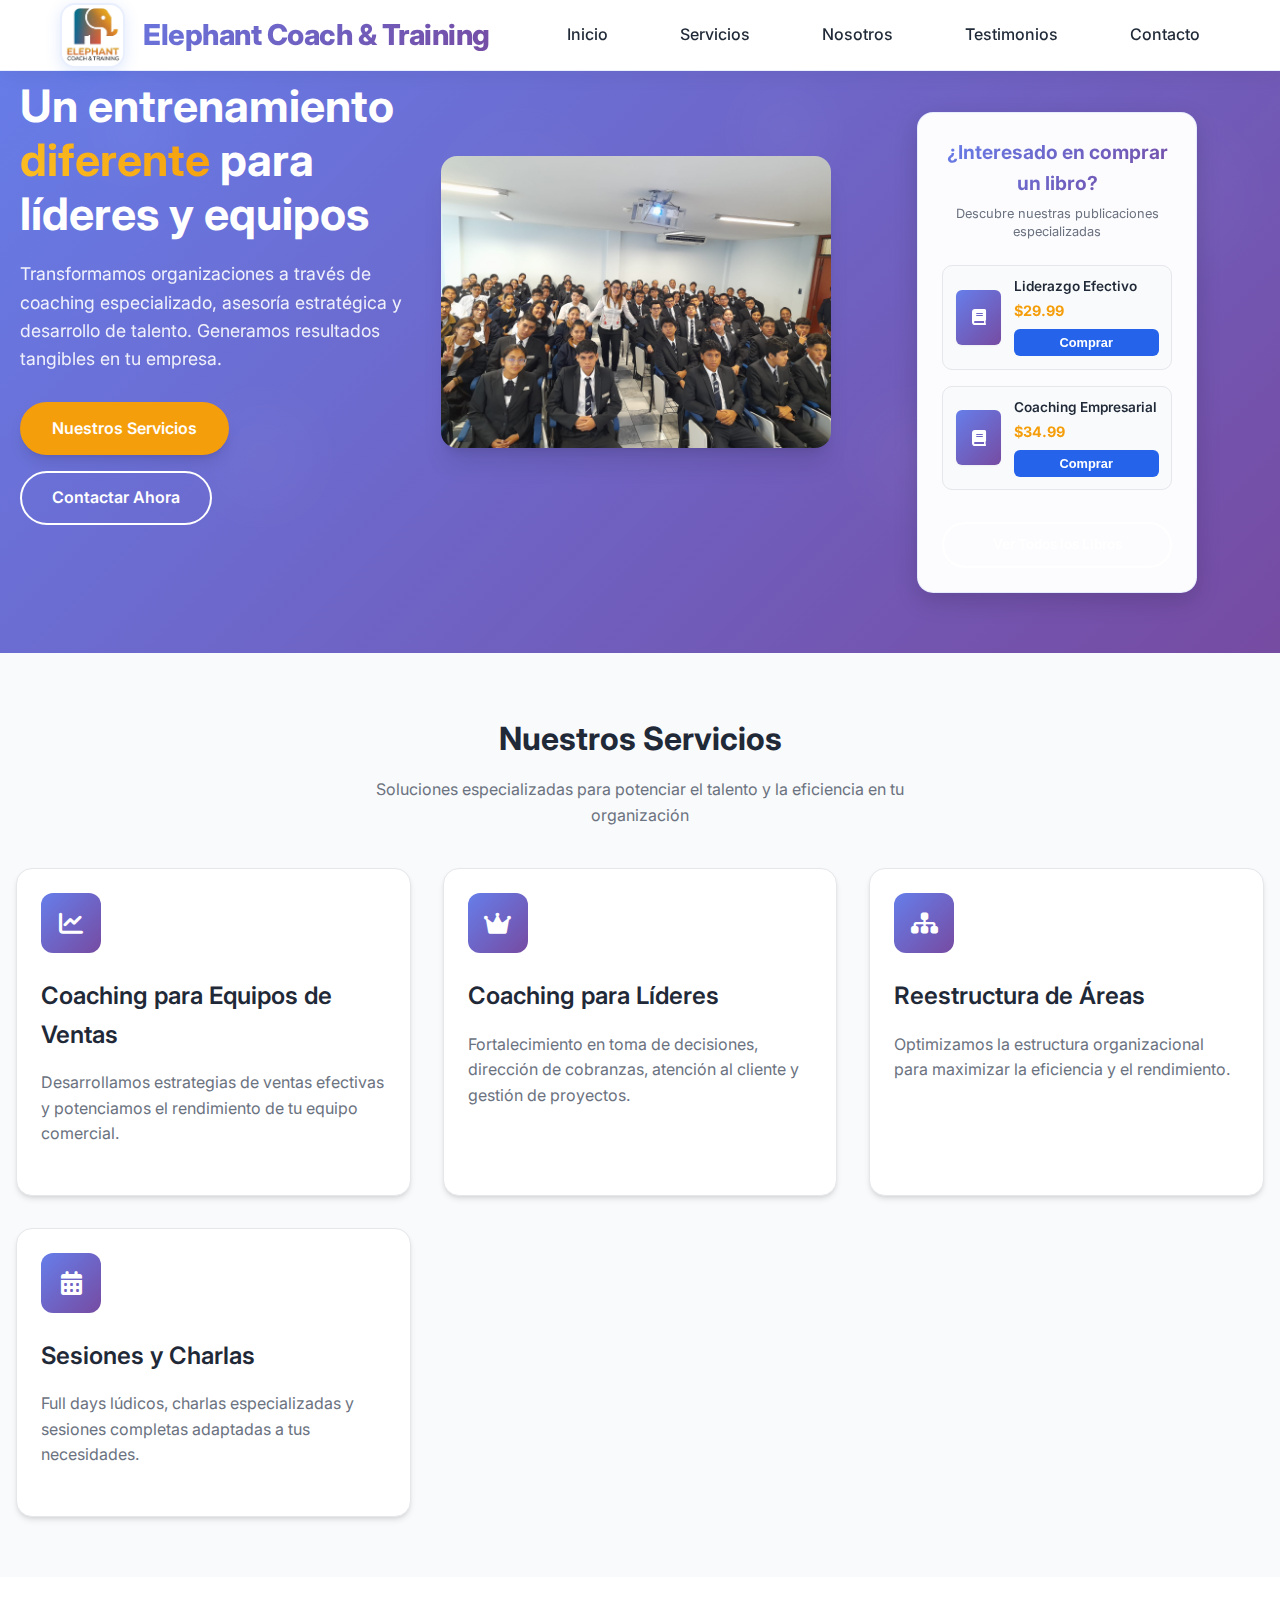
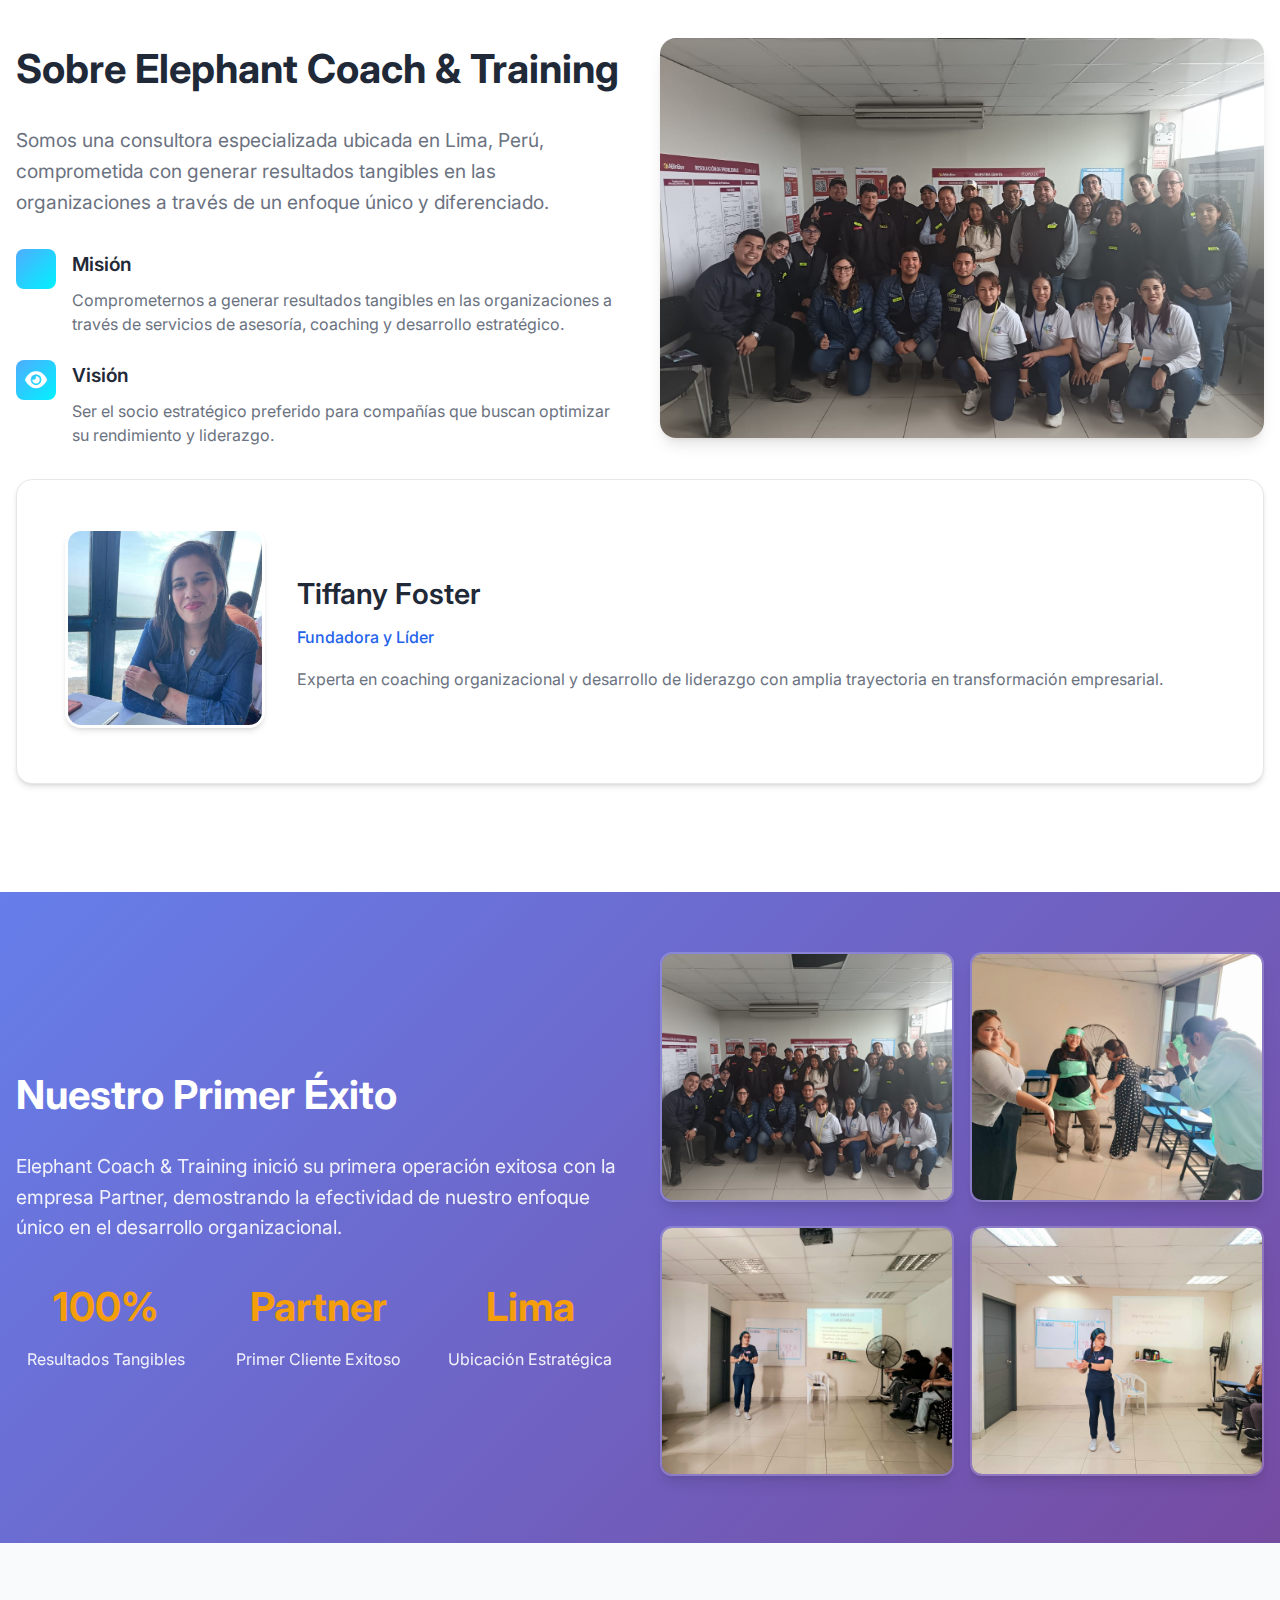
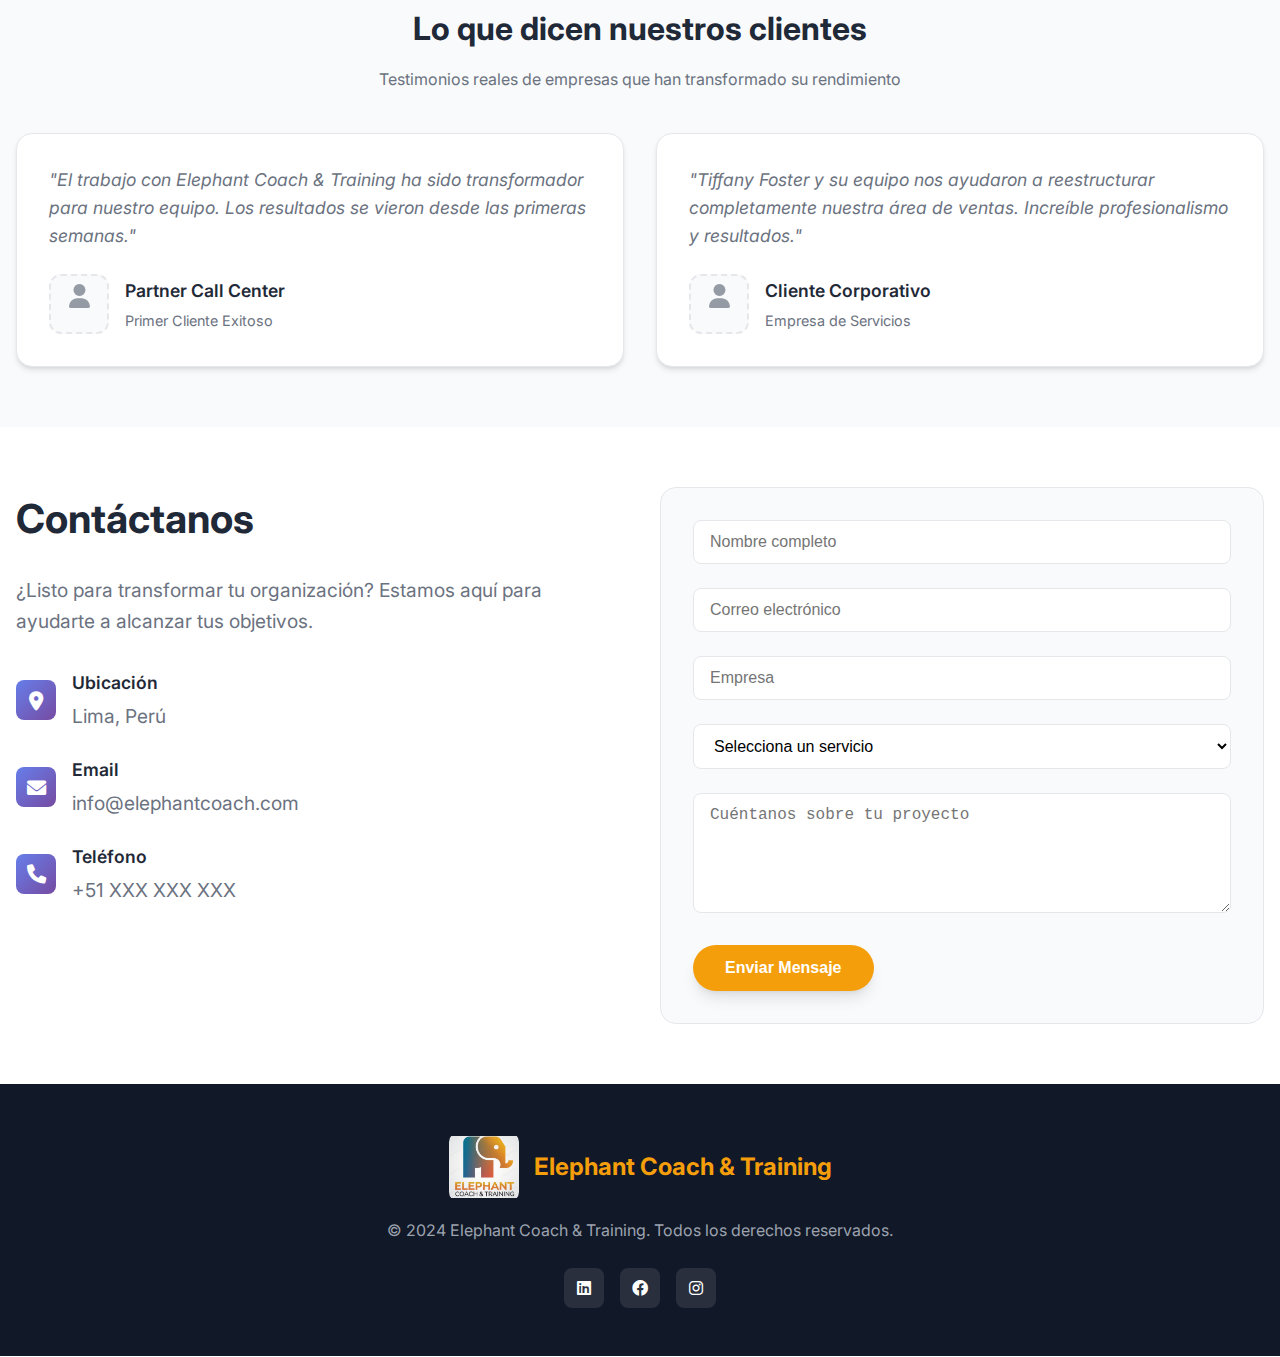
<file: index.html>
<!DOCTYPE html>
<html lang="es">
<head>
    <meta charset="UTF-8">
    <meta name="viewport" content="width=device-width, initial-scale=1.0, maximum-scale=5.0, user-scalable=yes">
    <title>Elephant Coach & Training - Consultora de Liderazgo y Desarrollo</title>
    <meta name="description" content="Elephant Coach & Training es una consultora especializada en entrenamiento para líderes y equipos. Coaching, asesoría y desarrollo estratégico en Lima, Perú.">
    <link rel="stylesheet" href="styles.css">
    <link href="https://cdnjs.cloudflare.com/ajax/libs/font-awesome/6.0.0/css/all.min.css" rel="stylesheet">
    <link href="https://fonts.googleapis.com/css2?family=Inter:wght@300;400;500;600;700&display=swap" rel="stylesheet">
</head>
<body>
    <!-- Navigation -->
    <nav class="navbar">
        <div class="nav-container">
            <div class="nav-logo">
                <img src="img/logo4.png" alt="Elephant Coach & Training Logo" class="logo-img">
                <span>Elephant Coach & Training</span>
            </div>
            <ul class="nav-menu">
                <li class="nav-item">
                    <a href="#inicio" class="nav-link">Inicio</a>
                </li>
                <li class="nav-item">
                    <a href="#servicios" class="nav-link">Servicios</a>
                </li>
                <li class="nav-item">
                    <a href="#nosotros" class="nav-link">Nosotros</a>
                </li>
                <li class="nav-item">
                    <a href="#testimonios" class="nav-link">Testimonios</a>
                </li>
                <li class="nav-item">
                    <a href="#contacto" class="nav-link">Contacto</a>
                </li>
            </ul>
            <div class="hamburger">
                <span class="bar"></span>
                <span class="bar"></span>
                <span class="bar"></span>
            </div>
        </div>
    </nav>

    <!-- Hero Section -->
    <section id="inicio" class="hero">
        <div class="hero-container">
            <!-- Contenido Principal (4/6) -->
            <div class="hero-main">
                <div class="hero-content">
                    <h1 class="hero-title">
                        Un entrenamiento <span class="highlight">diferente</span> para líderes y equipos
                    </h1>
                    <p class="hero-subtitle">
                        Transformamos organizaciones a través de coaching especializado, asesoría estratégica y desarrollo de talento. Generamos resultados tangibles en tu empresa.
                    </p>
                    <div class="hero-buttons">
                        <a href="#servicios" class="btn btn-primary">Nuestros Servicios</a>
                        <a href="#contacto" class="btn btn-secondary">Contactar Ahora</a>
                    </div>
                </div>
                <div class="hero-image">
                    <img src="img/portada1.jpeg" alt="Equipo de trabajo Elephant Coach" class="hero-img">
                </div>
            </div>
            
            <!-- Sección Venta de Libros (2/6) -->
            <div class="hero-books">
                <div class="books-section">
                    <div class="books-header">
                        <h3>¿Interesado en comprar un libro?</h3>
                        <p>Descubre nuestras publicaciones especializadas</p>
                    </div>
                    <div class="books-content">
                        <div class="book-item">
                            <div class="book-cover">
                                <i class="fas fa-book"></i>
                            </div>
                            <div class="book-info">
                                <h4>Liderazgo Efectivo</h4>
                                <p class="book-price">$29.99</p>
                                <button class="btn-book">Comprar</button>
                            </div>
                        </div>
                        <div class="book-item">
                            <div class="book-cover">
                                <i class="fas fa-book"></i>
                            </div>
                            <div class="book-info">
                                <h4>Coaching Empresarial</h4>
                                <p class="book-price">$34.99</p>
                                <button class="btn-book">Comprar</button>
                            </div>
                        </div>
                        <div class="books-footer">
                            <a href="#" class="btn btn-secondary">Ver Todos los Libros</a>
                        </div>
                    </div>
                </div>
            </div>
        </div>
    </section>

    <!-- Services Section -->
    <section id="servicios" class="services">
        <div class="container">
            <div class="section-header">
                <h2>Nuestros Servicios</h2>
                <p>Soluciones especializadas para potenciar el talento y la eficiencia en tu organización</p>
            </div>
            <div class="services-grid">
                <div class="service-card">
                    <div class="service-icon">
                        <i class="fas fa-chart-line"></i>
                    </div>
                    <h3>Coaching para Equipos de Ventas</h3>
                    <p>Desarrollamos estrategias de ventas efectivas y potenciamos el rendimiento de tu equipo comercial.</p>
                </div>
                <div class="service-card">
                    <div class="service-icon">
                        <i class="fas fa-crown"></i>
                    </div>
                    <h3>Coaching para Líderes</h3>
                    <p>Fortalecimiento en toma de decisiones, dirección de cobranzas, atención al cliente y gestión de proyectos.</p>
                </div>
                <div class="service-card">
                    <div class="service-icon">
                        <i class="fas fa-sitemap"></i>
                    </div>
                    <h3>Reestructura de Áreas</h3>
                    <p>Optimizamos la estructura organizacional para maximizar la eficiencia y el rendimiento.</p>
                </div>
                <div class="service-card">
                    <div class="service-icon">
                        <i class="fas fa-calendar-alt"></i>
                    </div>
                    <h3>Sesiones y Charlas</h3>
                    <p>Full days lúdicos, charlas especializadas y sesiones completas adaptadas a tus necesidades.</p>
                </div>
            </div>
        </div>
    </section>

    <!-- About Section -->
    <section id="nosotros" class="about">
        <div class="container">
            <div class="about-content">
                <div class="about-text">
                    <h2>Sobre Elephant Coach & Training</h2>
                    <p class="about-intro">
                        Somos una consultora especializada ubicada en Lima, Perú, comprometida con generar resultados tangibles en las organizaciones a través de un enfoque único y diferenciado.
                    </p>
                    <div class="about-features">
                        <div class="feature">
                            <i class="fas fa-target"></i>
                            <div>
                                <h4>Misión</h4>
                                <p>Comprometernos a generar resultados tangibles en las organizaciones a través de servicios de asesoría, coaching y desarrollo estratégico.</p>
                            </div>
                        </div>
                        <div class="feature">
                            <i class="fas fa-eye"></i>
                            <div>
                                <h4>Visión</h4>
                                <p>Ser el socio estratégico preferido para compañías que buscan optimizar su rendimiento y liderazgo.</p>
                            </div>
                        </div>
                    </div>
                </div>
                <div class="about-image">
                    <img src="img/portada2.jpeg" alt="Oficina Elephant Coach" class="about-img">
                </div>
            </div>
            <div class="leadership">
                <div class="leader-card">
                    <div class="leader-image">
                        <a href="sitioWeb.html" class="leader-link">
                            <img src="img/tiffany.jpeg" alt="Tiffany Foster dictando charla" class="leader-img">
                        </a>
                    </div>
                    <div class="leader-info">
                        <h3>Tiffany Foster</h3>
                        <p class="leader-title">Fundadora y Líder</p>
                        <p>Experta en coaching organizacional y desarrollo de liderazgo con amplia trayectoria en transformación empresarial.</p>
                    </div>
                </div>
            </div>
        </div>
    </section>

    <!-- Success Story Section -->
    <section class="success-story">
        <div class="container">
            <div class="success-content">
                <div class="success-text">
                    <h2>Nuestro Primer Éxito</h2>
                    <p class="success-intro">
                        Elephant Coach & Training inició su primera operación exitosa con la empresa Partner, demostrando la efectividad de nuestro enfoque único en el desarrollo organizacional.
                    </p>
                    <div class="success-stats">
                        <div class="stat">
                            <h3>100%</h3>
                            <p>Resultados Tangibles</p>
                        </div>
                        <div class="stat">
                            <h3>Partner</h3>
                            <p>Primer Cliente Exitoso</p>
                        </div>
                        <div class="stat">
                            <h3>Lima</h3>
                            <p>Ubicación Estratégica</p>
                        </div>
                    </div>
                </div>
                <div class="success-gallery">
                    <div class="gallery-grid">
                        <div class="gallery-item">
                            <img src="img/partner1.jpeg" alt="Trabajo con Partner - Imagen 1" class="gallery-img">
                        </div>
                        <div class="gallery-item">
                            <img src="img/partner2.jpeg" alt="Trabajo con Partner - Imagen 2" class="gallery-img">
                        </div>
                        <div class="gallery-item">
                            <img src="img/partner3.jpeg" alt="Trabajo con Partner - Imagen 3" class="gallery-img">
                        </div>
                        <div class="gallery-item">
                            <img src="img/partner4.jpeg" alt="Trabajo con Partner - Imagen 4" class="gallery-img">
                        </div>
                    </div>
                </div>
            </div>
        </div>
    </section>

    <!-- Testimonials Section -->
    <section id="testimonios" class="testimonials">
        <div class="container">
            <div class="section-header">
                <h2>Lo que dicen nuestros clientes</h2>
                <p>Testimonios reales de empresas que han transformado su rendimiento</p>
            </div>
            <div class="testimonials-grid">
                <div class="testimonial-card">
                    <div class="testimonial-content">
                        <p>"El trabajo con Elephant Coach & Training ha sido transformador para nuestro equipo. Los resultados se vieron desde las primeras semanas."</p>
                    </div>
                    <div class="testimonial-author">
                        <div class="author-image">
                            <div class="image-placeholder small">
                                <i class="fas fa-user"></i>
                            </div>
                        </div>
                        <div class="author-info">
                            <h4>Partner Call Center</h4>
                            <p>Primer Cliente Exitoso</p>
                        </div>
                    </div>
                </div>
                <div class="testimonial-card">
                    <div class="testimonial-content">
                        <p>"Tiffany Foster y su equipo nos ayudaron a reestructurar completamente nuestra área de ventas. Increíble profesionalismo y resultados."</p>
                    </div>
                    <div class="testimonial-author">
                        <div class="author-image">
                            <div class="image-placeholder small">
                                <i class="fas fa-user"></i>
                            </div>
                        </div>
                        <div class="author-info">
                            <h4>Cliente Corporativo</h4>
                            <p>Empresa de Servicios</p>
                        </div>
                    </div>
                </div>
            </div>
        </div>
    </section>

    <!-- Contact Section -->
    <section id="contacto" class="contact">
        <div class="container">
            <div class="contact-content">
                <div class="contact-info">
                    <h2>Contáctanos</h2>
                    <p>¿Listo para transformar tu organización? Estamos aquí para ayudarte a alcanzar tus objetivos.</p>
                    <div class="contact-details">
                        <div class="contact-item">
                            <i class="fas fa-map-marker-alt"></i>
                            <div>
                                <h4>Ubicación</h4>
                                <p>Lima, Perú</p>
                            </div>
                        </div>
                        <div class="contact-item">
                            <i class="fas fa-envelope"></i>
                            <div>
                                <h4>Email</h4>
                                <p>info@elephantcoach.com</p>
                            </div>
                        </div>
                        <div class="contact-item">
                            <i class="fas fa-phone"></i>
                            <div>
                                <h4>Teléfono</h4>
                                <p>+51 XXX XXX XXX</p>
                            </div>
                        </div>
                    </div>
                </div>
                <div class="contact-form">
                    <form>
                        <div class="form-group">
                            <input type="text" placeholder="Nombre completo" required>
                        </div>
                        <div class="form-group">
                            <input type="email" placeholder="Correo electrónico" required>
                        </div>
                        <div class="form-group">
                            <input type="text" placeholder="Empresa">
                        </div>
                        <div class="form-group">
                            <select required>
                                <option value="">Selecciona un servicio</option>
                                <option value="coaching-ventas">Coaching para Equipos de Ventas</option>
                                <option value="coaching-lideres">Coaching para Líderes</option>
                                <option value="reestructura">Reestructura de Áreas</option>
                                <option value="sesiones">Sesiones y Charlas</option>
                            </select>
                        </div>
                        <div class="form-group">
                            <textarea placeholder="Cuéntanos sobre tu proyecto" rows="5"></textarea>
                        </div>
                        <button type="submit" class="btn btn-primary">Enviar Mensaje</button>
                    </form>
                </div>
            </div>
        </div>
    </section>

    <!-- Footer -->
    <footer class="footer">
        <div class="container">
            <div class="footer-content">
                <div class="footer-logo">
                    <img src="img/logoE.jpeg" alt="Elephant Coach & Training Logo" class="footer-logo-img">
                    <span>Elephant Coach & Training</span>
                </div>
                <p>&copy; 2024 Elephant Coach & Training. Todos los derechos reservados.</p>
                <div class="social-links">
                    <a href="#"><i class="fab fa-linkedin"></i></a>
                    <a href="#"><i class="fab fa-facebook"></i></a>
                    <a href="#"><i class="fab fa-instagram"></i></a>
                </div>
            </div>
        </div>
    </footer>

    <script>
        // Navbar scroll effect
        window.addEventListener('scroll', function() {
            const navbar = document.querySelector('.navbar');
            if (window.scrollY > 100) {
                navbar.classList.add('scrolled');
            } else {
                navbar.classList.remove('scrolled');
            }
        });

        // Mobile menu toggle
        document.querySelector('.hamburger').addEventListener('click', function() {
            const navMenu = document.querySelector('.nav-menu');
            const hamburger = document.querySelector('.hamburger');
            
            navMenu.classList.toggle('active');
            hamburger.classList.toggle('active');
        });

        // Close mobile menu when clicking on a link
        document.querySelectorAll('.nav-link').forEach(link => {
            link.addEventListener('click', function() {
                const navMenu = document.querySelector('.nav-menu');
                const hamburger = document.querySelector('.hamburger');
                
                navMenu.classList.remove('active');
                hamburger.classList.remove('active');
            });
        });
    </script>
</body>
</html>
</file>
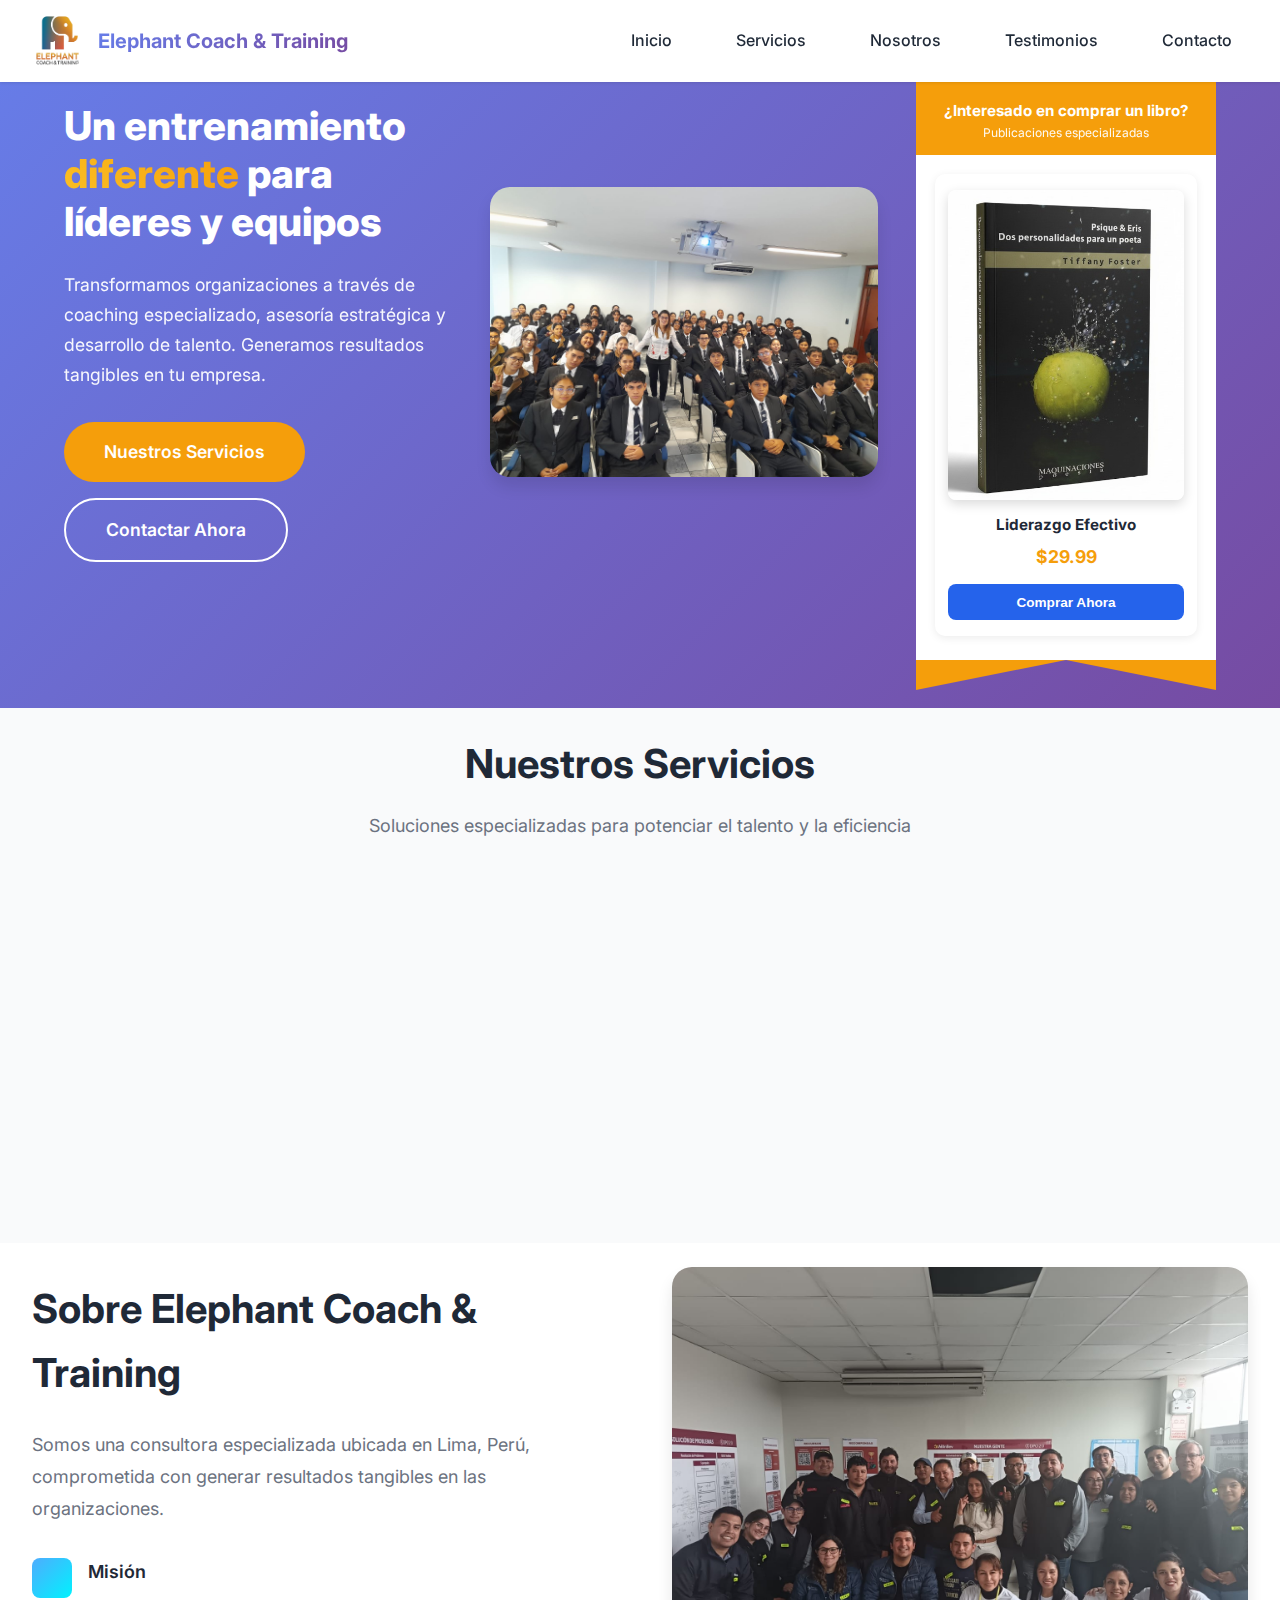
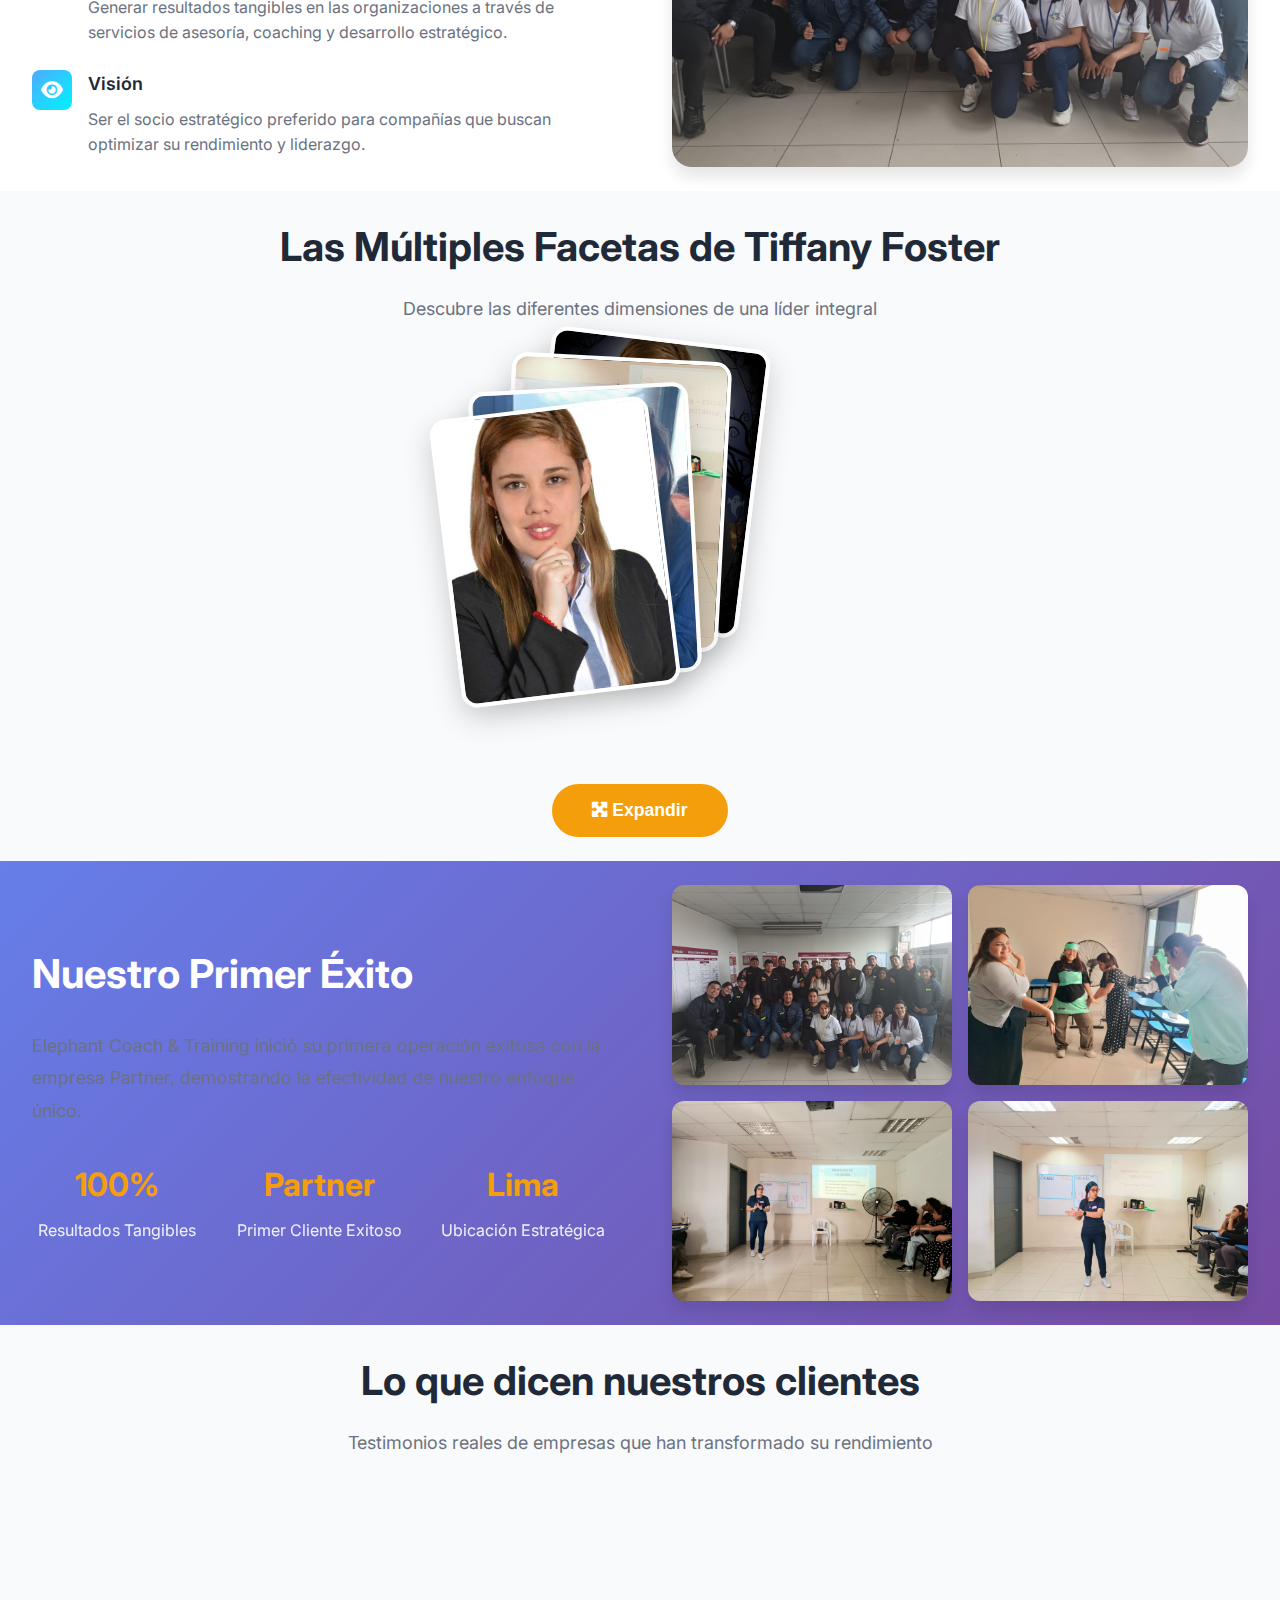
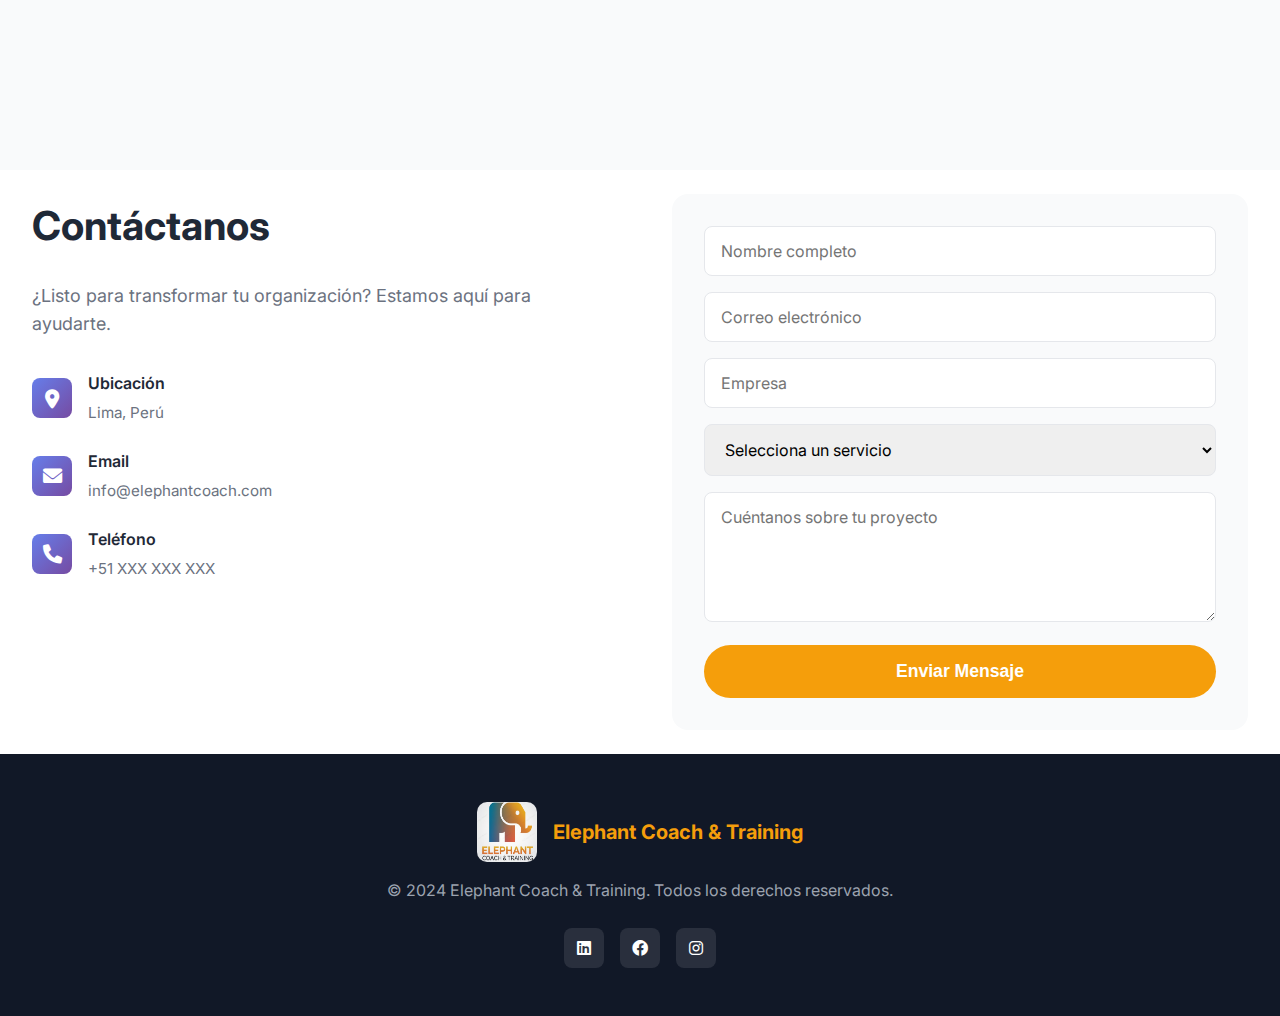
<file: index-new.html>
<!DOCTYPE html>
<html lang="es">
<head>
    <meta charset="UTF-8">
    <meta name="viewport" content="width=device-width, initial-scale=1.0">
    <title>Elephant Coach & Training - Consultora de Liderazgo</title>
    <meta name="description" content="Transformamos organizaciones a través de coaching especializado, asesoría estratégica y desarrollo de talento.">
    <link rel="stylesheet" href="styles-new.css">
    <link href="https://cdnjs.cloudflare.com/ajax/libs/font-awesome/6.0.0/css/all.min.css" rel="stylesheet">
    <link href="https://fonts.googleapis.com/css2?family=Inter:wght@300;400;500;600;700;800&display=swap" rel="stylesheet">
</head>
<body>
    <!-- Navegación -->
    <nav class="navbar">
        <div class="nav-content">
            <div class="nav-brand">
                <img src="img/logo4.png" alt="Elephant Coach Logo" class="nav-logo">
                <span class="nav-title">Elephant Coach & Training</span>
            </div>
            <button class="nav-toggle" aria-label="Toggle menu">
                <span></span>
                <span></span>
                <span></span>
            </button>
            <ul class="nav-menu">
                <li><a href="#inicio" class="nav-link">Inicio</a></li>
                <li><a href="#servicios" class="nav-link">Servicios</a></li>
                <li><a href="#nosotros" class="nav-link">Nosotros</a></li>
                <li><a href="#testimonios" class="nav-link">Testimonios</a></li>
                <li><a href="#contacto" class="nav-link">Contacto</a></li>
            </ul>
        </div>
    </nav>

    <!-- Hero Section -->
    <section id="inicio" class="hero">
        <div class="hero-grid">
            <div class="hero-left">
                <div class="hero-text">
                    <h1 class="hero-heading">
                        Un entrenamiento <span class="text-accent">diferente</span> para líderes y equipos
                    </h1>
                    <p class="hero-description">
                        Transformamos organizaciones a través de coaching especializado, asesoría estratégica y desarrollo de talento. Generamos resultados tangibles en tu empresa.
                    </p>
                    <div class="hero-actions">
                        <a href="#servicios" class="btn btn-primary">Nuestros Servicios</a>
                        <a href="#contacto" class="btn btn-outline">Contactar Ahora</a>
                    </div>
                </div>
                <div class="hero-image-container">
                    <img src="img/portada1.jpeg" alt="Equipo de trabajo" class="hero-image">
                </div>
            </div>
            
            <!-- Tarjeta de Libros (Listón) -->
            <aside class="books-ribbon">
                <div class="ribbon-top"></div>
                <div class="ribbon-header">
                    <h3>¿Interesado en comprar un libro?</h3>
                    <p>Publicaciones especializadas</p>
                </div>
                <div class="ribbon-body">
                    <div class="book-card">
                        <div class="book-icon">
                            <img src="img/libro2.jpeg" alt="Libro de Liderazgo">
                        </div>
                        <div class="book-details">
                            <h4>Liderazgo Efectivo</h4>
                            <span class="book-price">$29.99</span>
                            <button class="btn-book">Comprar Ahora</button>
                        </div>
                    </div>
                </div>
                <div class="ribbon-bottom"></div>
            </aside>
        </div>
    </section>

    <!-- Servicios -->
    <section id="servicios" class="section services">
        <div class="container">
            <div class="section-title">
                <h2>Nuestros Servicios</h2>
                <p>Soluciones especializadas para potenciar el talento y la eficiencia</p>
            </div>
            <div class="services-grid">
                <article class="service-item">
                    <div class="service-icon">
                        <i class="fas fa-chart-line"></i>
                    </div>
                    <h3>Coaching para Equipos de Ventas</h3>
                    <p>Desarrollamos estrategias de ventas efectivas y potenciamos el rendimiento de tu equipo comercial.</p>
                </article>
                <article class="service-item">
                    <div class="service-icon">
                        <i class="fas fa-crown"></i>
                    </div>
                    <h3>Coaching para Líderes</h3>
                    <p>Fortalecimiento en toma de decisiones, dirección de cobranzas, atención al cliente y gestión de proyectos.</p>
                </article>
                <article class="service-item">
                    <div class="service-icon">
                        <i class="fas fa-sitemap"></i>
                    </div>
                    <h3>Reestructura de Áreas</h3>
                    <p>Optimizamos la estructura organizacional para maximizar la eficiencia y el rendimiento.</p>
                </article>
                <article class="service-item">
                    <div class="service-icon">
                        <i class="fas fa-calendar-alt"></i>
                    </div>
                    <h3>Sesiones y Charlas</h3>
                    <p>Full days lúdicos, charlas especializadas y sesiones completas adaptadas a tus necesidades.</p>
                </article>
            </div>
        </div>
    </section>

    <!-- Nosotros -->
    <section id="nosotros" class="section about">
        <div class="container">
            <div class="about-content">
                <div class="about-text">
                    <h2>Sobre Elephant Coach & Training</h2>
                    <p class="lead">
                        Somos una consultora especializada ubicada en Lima, Perú, comprometida con generar resultados tangibles en las organizaciones.
                    </p>
                    <div class="about-features">
                        <div class="feature-box">
                            <i class="fas fa-target"></i>
                            <div>
                                <h4>Misión</h4>
                                <p>Generar resultados tangibles en las organizaciones a través de servicios de asesoría, coaching y desarrollo estratégico.</p>
                            </div>
                        </div>
                        <div class="feature-box">
                            <i class="fas fa-eye"></i>
                            <div>
                                <h4>Visión</h4>
                                <p>Ser el socio estratégico preferido para compañías que buscan optimizar su rendimiento y liderazgo.</p>
                            </div>
                        </div>
                    </div>
                </div>
                <div class="about-image">
                    <img src="img/portada2.jpeg" alt="Oficina Elephant Coach">
                </div>
            </div>
        </div>
    </section>

    <!-- Liderazgo -->
    <section class="section leadership">
        <div class="container">
            <div class="section-title">
                <h2>Las Múltiples Facetas de Tiffany Foster</h2>
                <p>Descubre las diferentes dimensiones de una líder integral</p>
            </div>
            <div class="facets-container">
                <div class="facets-stack" id="facetsStack">
                    <div class="facet-card" data-facet="1">
                        <img src="img/ttifanyempresaria.jpeg" alt="Tiffany Foster - Empresaria">
                        <div class="facet-label">Empresaria</div>
                    </div>
                    <div class="facet-card" data-facet="2">
                        <img src="img/tiffany.jpeg" alt="Tiffany Foster - Negocios">
                        <div class="facet-label">Negocios</div>
                    </div>
                    <div class="facet-card" data-facet="3">
                        <img src="img/tiffanylider.jpeg" alt="Tiffany Foster - Líder">
                        <div class="facet-label">Líder</div>
                    </div>
                    <div class="facet-card" data-facet="4">
                        <img src="img/tifanyhalowen.jpeg" alt="Tiffany Foster - Celebración">
                        <div class="facet-label">Celebración</div>
                    </div>
                </div>
                <div class="facets-expanded" id="facetsExpanded">
                    <div class="facet-full">
                        <img src="img/ttifanyempresaria.jpeg" alt="Empresaria">
                        <h3>Empresaria</h3>
                        <p>Fundadora de Elephant Coach & Training, con visión estratégica para transformar organizaciones.</p>
                    </div>
                    <div class="facet-full">
                        <img src="img/tiffany.jpeg" alt="Negocios">
                        <h3>Negocios</h3>
                        <p>Experiencia sólida en el mundo empresarial y desarrollo de estrategias corporativas.</p>
                    </div>
                    <div class="facet-full">
                        <img src="img/tiffanylider.jpeg" alt="Líder">
                        <h3>Líder</h3>
                        <p>Experta en desarrollo de liderazgo, especializada en coaching para equipos de ventas.</p>
                    </div>
                    <div class="facet-full">
                        <img src="img/tifanyhalowen.jpeg" alt="Celebración">
                        <h3>Celebración</h3>
                        <p>Comprometida con crear momentos especiales y celebrar los logros del equipo.</p>
                    </div>
                </div>
                <button class="btn btn-primary" id="toggleFacets">
                    <i class="fas fa-expand-arrows-alt"></i>
                    <span>Expandir</span>
                </button>
            </div>
        </div>
    </section>

    <!-- Historia de Éxito -->
    <section class="section success">
        <div class="container">
            <div class="success-layout">
                <div class="success-text">
                    <h2>Nuestro Primer Éxito</h2>
                    <p class="lead">
                        Elephant Coach & Training inició su primera operación exitosa con la empresa Partner, demostrando la efectividad de nuestro enfoque único.
                    </p>
                    <div class="stats">
                        <div class="stat">
                            <h3>100%</h3>
                            <p>Resultados Tangibles</p>
                        </div>
                        <div class="stat">
                            <h3>Partner</h3>
                            <p>Primer Cliente Exitoso</p>
                        </div>
                        <div class="stat">
                            <h3>Lima</h3>
                            <p>Ubicación Estratégica</p>
                        </div>
                    </div>
                </div>
                <div class="success-gallery">
                    <img src="img/partner1.jpeg" alt="Partner 1">
                    <img src="img/partner2.jpeg" alt="Partner 2">
                    <img src="img/partner3.jpeg" alt="Partner 3">
                    <img src="img/partner4.jpeg" alt="Partner 4">
                </div>
            </div>
        </div>
    </section>

    <!-- Testimonios -->
    <section id="testimonios" class="section testimonials">
        <div class="container">
            <div class="section-title">
                <h2>Lo que dicen nuestros clientes</h2>
                <p>Testimonios reales de empresas que han transformado su rendimiento</p>
            </div>
            <div class="testimonials-grid">
                <article class="testimonial">
                    <p class="testimonial-text">"El trabajo con Elephant Coach & Training ha sido transformador para nuestro equipo. Los resultados se vieron desde las primeras semanas."</p>
                    <div class="testimonial-author">
                        <div class="author-avatar">
                            <i class="fas fa-user"></i>
                        </div>
                        <div class="author-info">
                            <h4>Partner Call Center</h4>
                            <span>Primer Cliente Exitoso</span>
                        </div>
                    </div>
                </article>
                <article class="testimonial">
                    <p class="testimonial-text">"Tiffany Foster y su equipo nos ayudaron a reestructurar completamente nuestra área de ventas. Increíble profesionalismo y resultados."</p>
                    <div class="testimonial-author">
                        <div class="author-avatar">
                            <i class="fas fa-user"></i>
                        </div>
                        <div class="author-info">
                            <h4>Cliente Corporativo</h4>
                            <span>Empresa de Servicios</span>
                        </div>
                    </div>
                </article>
            </div>
        </div>
    </section>

    <!-- Contacto -->
    <section id="contacto" class="section contact">
        <div class="container">
            <div class="contact-layout">
                <div class="contact-info">
                    <h2>Contáctanos</h2>
                    <p>¿Listo para transformar tu organización? Estamos aquí para ayudarte.</p>
                    <div class="contact-details">
                        <div class="contact-item">
                            <i class="fas fa-map-marker-alt"></i>
                            <div>
                                <h4>Ubicación</h4>
                                <p>Lima, Perú</p>
                            </div>
                        </div>
                        <div class="contact-item">
                            <i class="fas fa-envelope"></i>
                            <div>
                                <h4>Email</h4>
                                <p>info@elephantcoach.com</p>
                            </div>
                        </div>
                        <div class="contact-item">
                            <i class="fas fa-phone"></i>
                            <div>
                                <h4>Teléfono</h4>
                                <p>+51 XXX XXX XXX</p>
                            </div>
                        </div>
                    </div>
                </div>
                <form class="contact-form">
                    <input type="text" placeholder="Nombre completo" required>
                    <input type="email" placeholder="Correo electrónico" required>
                    <input type="text" placeholder="Empresa">
                    <select required>
                        <option value="">Selecciona un servicio</option>
                        <option>Coaching para Equipos de Ventas</option>
                        <option>Coaching para Líderes</option>
                        <option>Reestructura de Áreas</option>
                        <option>Sesiones y Charlas</option>
                    </select>
                    <textarea placeholder="Cuéntanos sobre tu proyecto" rows="5"></textarea>
                    <button type="submit" class="btn btn-primary">Enviar Mensaje</button>
                </form>
            </div>
        </div>
    </section>

    <!-- Footer -->
    <footer class="footer">
        <div class="container">
            <div class="footer-content">
                <div class="footer-brand">
                    <img src="img/logoE.jpeg" alt="Logo" class="footer-logo">
                    <span>Elephant Coach & Training</span>
                </div>
                <p>&copy; 2024 Elephant Coach & Training. Todos los derechos reservados.</p>
                <div class="footer-social">
                    <a href="#" aria-label="LinkedIn"><i class="fab fa-linkedin"></i></a>
                    <a href="#" aria-label="Facebook"><i class="fab fa-facebook"></i></a>
                    <a href="#" aria-label="Instagram"><i class="fab fa-instagram"></i></a>
                </div>
            </div>
        </div>
    </footer>

    <script src="script.js"></script>
</body>
</html>
</file>
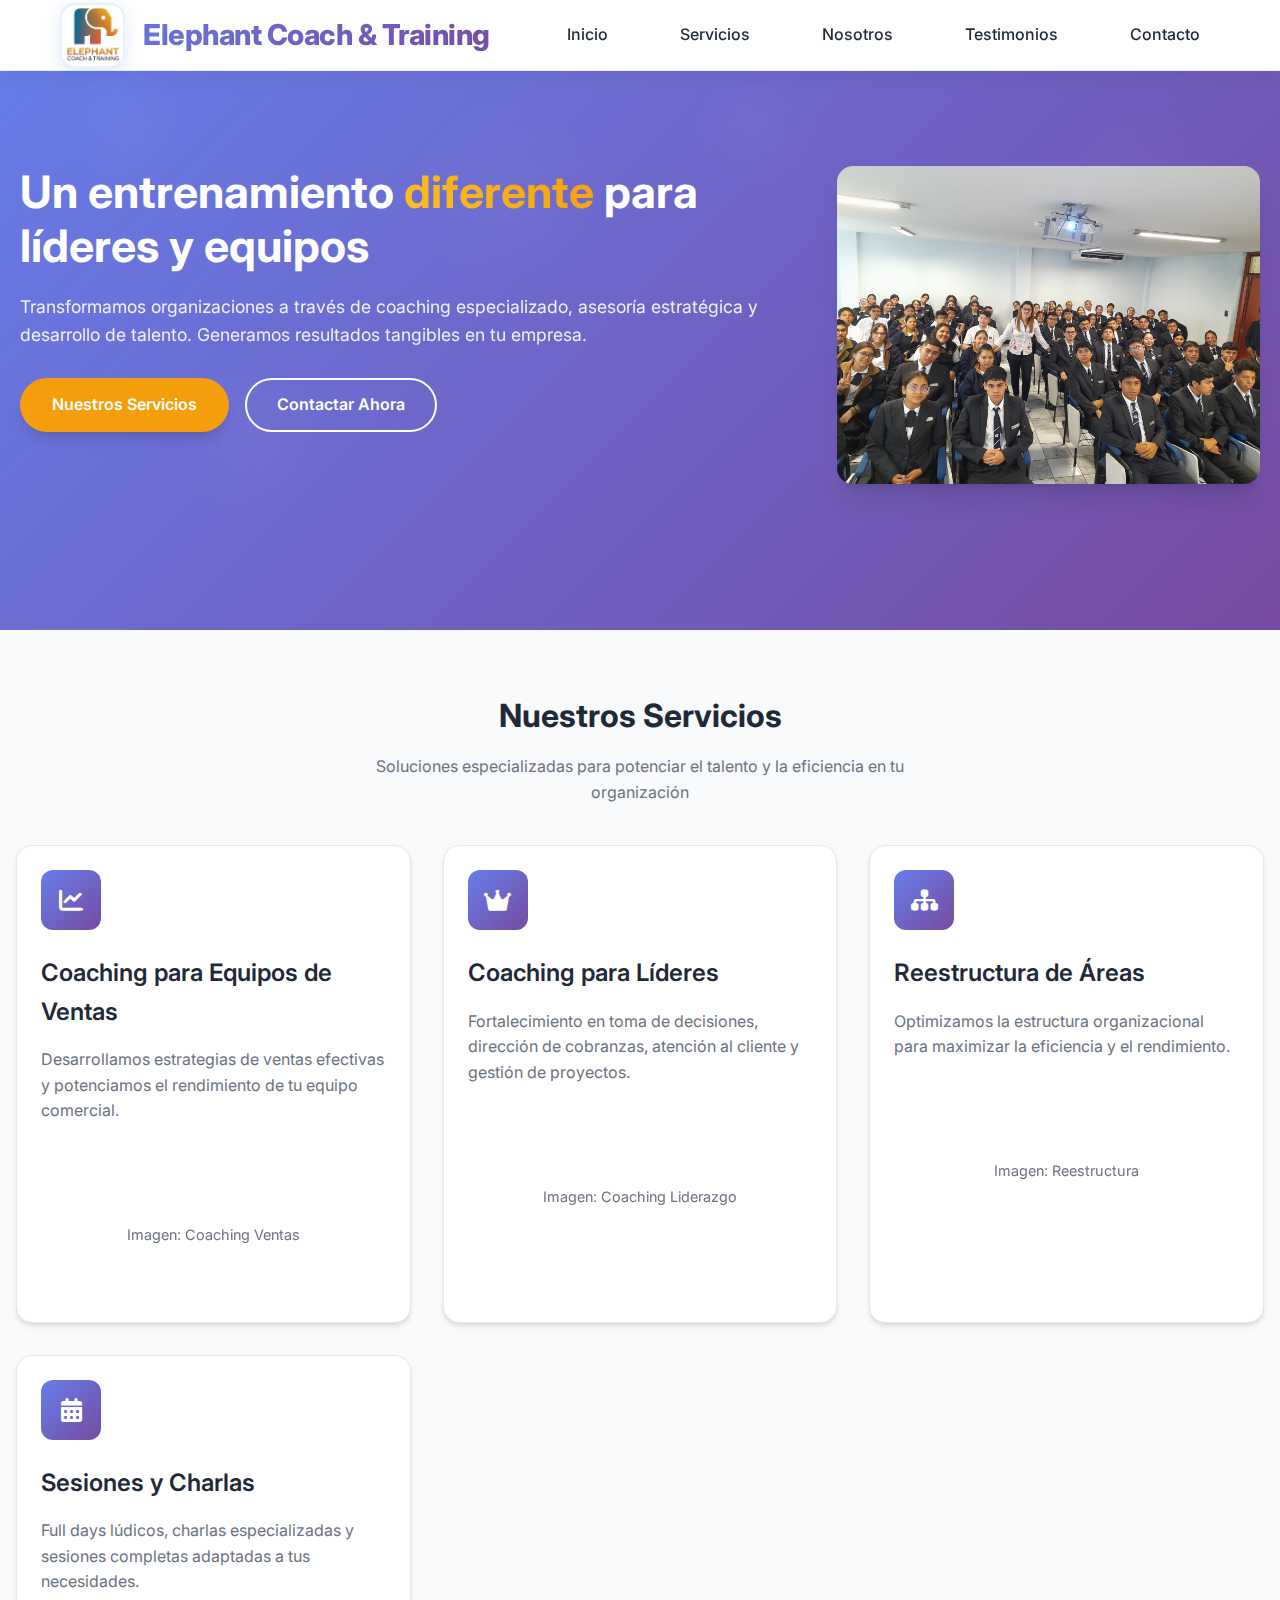
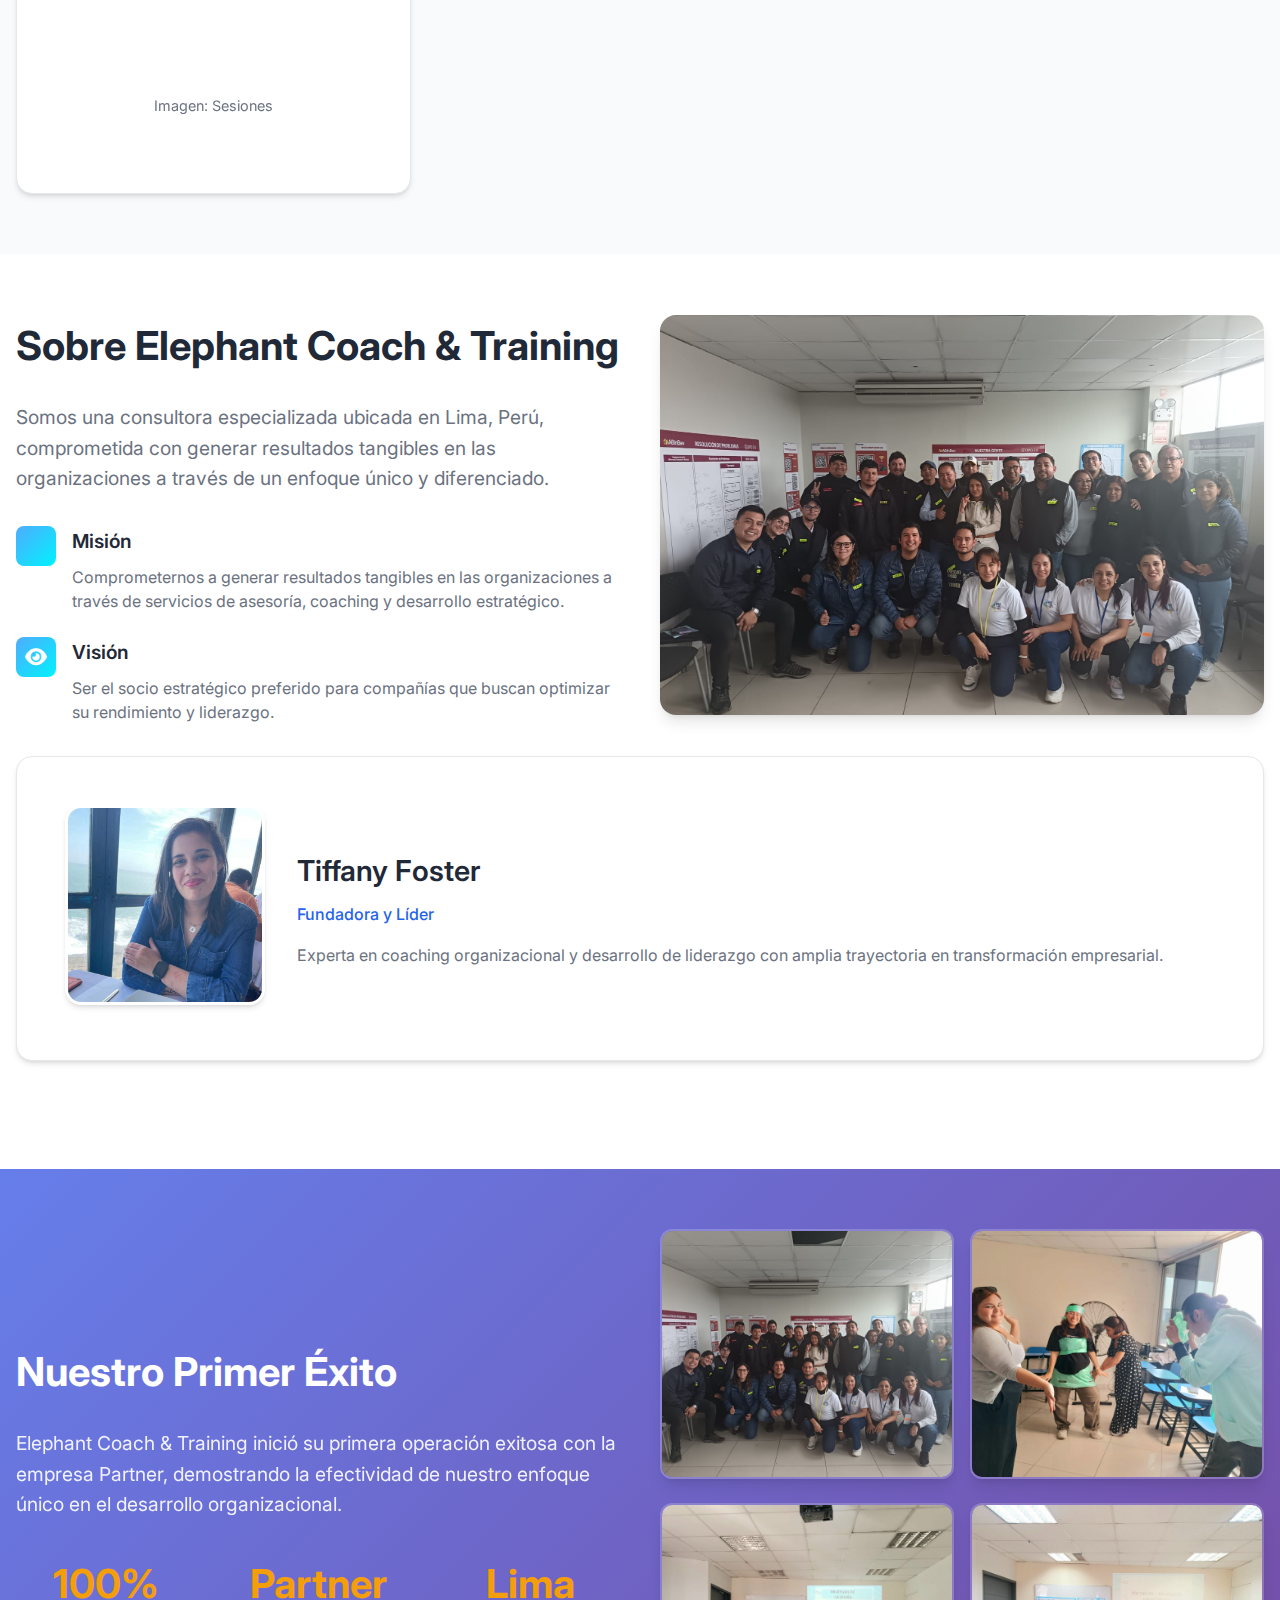
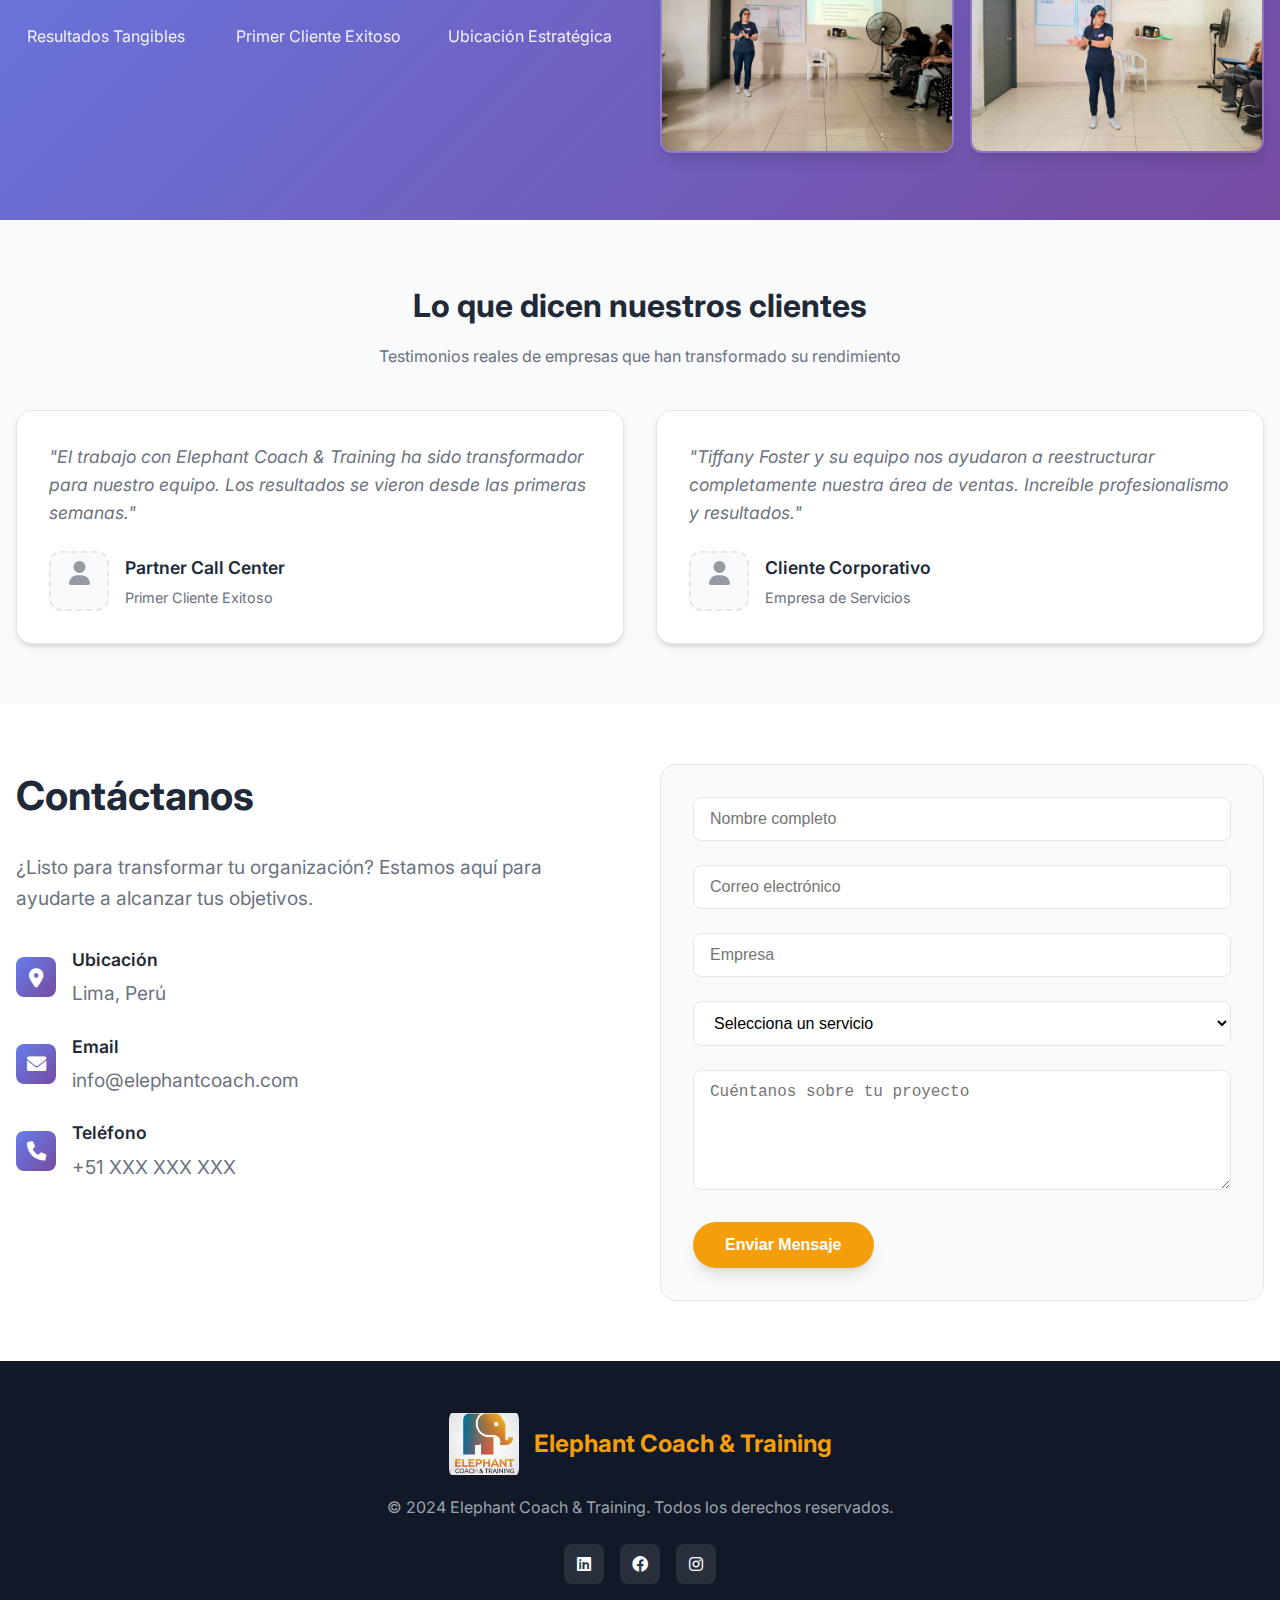
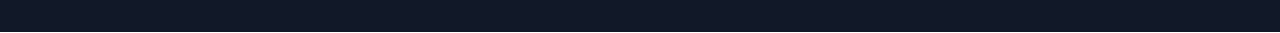
<file: sitioWeb.html>
<!DOCTYPE html>
<html lang="es">
<head>
    <meta charset="UTF-8">
    <meta name="viewport" content="width=device-width, initial-scale=1.0">
    <title>Elephant Coach & Training - Consultora de Liderazgo y Desarrollo</title>
    <meta name="description" content="Elephant Coach & Training es una consultora especializada en entrenamiento para líderes y equipos. Coaching, asesoría y desarrollo estratégico en Lima, Perú.">
    <link rel="stylesheet" href="styles.css">
    <link href="https://cdnjs.cloudflare.com/ajax/libs/font-awesome/6.0.0/css/all.min.css" rel="stylesheet">
    <link href="https://fonts.googleapis.com/css2?family=Inter:wght@300;400;500;600;700&display=swap" rel="stylesheet">
</head>
<body>
    <!-- Navigation -->
    <nav class="navbar">
        <div class="nav-container">
            <div class="nav-logo">
                <img src="img/logo4.png" alt="Elephant Coach & Training Logo" class="logo-img">
                <span>Elephant Coach & Training</span>
            </div>
            <ul class="nav-menu">
                <li class="nav-item">
                    <a href="#inicio" class="nav-link">Inicio</a>
                </li>
                <li class="nav-item">
                    <a href="#servicios" class="nav-link">Servicios</a>
                </li>
                <li class="nav-item">
                    <a href="#nosotros" class="nav-link">Nosotros</a>
                </li>
                <li class="nav-item">
                    <a href="#testimonios" class="nav-link">Testimonios</a>
                </li>
                <li class="nav-item">
                    <a href="#contacto" class="nav-link">Contacto</a>
                </li>
            </ul>
            <div class="hamburger">
                <span class="bar"></span>
                <span class="bar"></span>
                <span class="bar"></span>
            </div>
        </div>
    </nav>

    <!-- Hero Section -->
    <section id="inicio" class="hero">
        <div class="hero-container">
            <div class="hero-content">
                <h1 class="hero-title">
                    Un entrenamiento <span class="highlight">diferente</span> para líderes y equipos
                </h1>
                <p class="hero-subtitle">
                    Transformamos organizaciones a través de coaching especializado, asesoría estratégica y desarrollo de talento. Generamos resultados tangibles en tu empresa.
                </p>
                <div class="hero-buttons">
                    <a href="#servicios" class="btn btn-primary">Nuestros Servicios</a>
                    <a href="#contacto" class="btn btn-secondary">Contactar Ahora</a>
                </div>
            </div>
            <div class="hero-image">
                <img src="img/portada1.jpeg" alt="Equipo de trabajo Elephant Coach" class="hero-img">
            </div>
        </div>
    </section>

    <!-- Services Section -->
    <section id="servicios" class="services">
        <div class="container">
            <div class="section-header">
                <h2>Nuestros Servicios</h2>
                <p>Soluciones especializadas para potenciar el talento y la eficiencia en tu organización</p>
            </div>
            <div class="services-grid">
                <div class="service-card">
                    <div class="service-icon">
                        <i class="fas fa-chart-line"></i>
                    </div>
                    <h3>Coaching para Equipos de Ventas</h3>
                    <p>Desarrollamos estrategias de ventas efectivas y potenciamos el rendimiento de tu equipo comercial.</p>
                    <div class="image-placeholder small">
                        <i class="fas fa-image"></i>
                        <p>Imagen: Coaching Ventas</p>
                    </div>
                </div>
                <div class="service-card">
                    <div class="service-icon">
                        <i class="fas fa-crown"></i>
                    </div>
                    <h3>Coaching para Líderes</h3>
                    <p>Fortalecimiento en toma de decisiones, dirección de cobranzas, atención al cliente y gestión de proyectos.</p>
                    <div class="image-placeholder small">
                        <i class="fas fa-image"></i>
                        <p>Imagen: Coaching Liderazgo</p>
                    </div>
                </div>
                <div class="service-card">
                    <div class="service-icon">
                        <i class="fas fa-sitemap"></i>
                    </div>
                    <h3>Reestructura de Áreas</h3>
                    <p>Optimizamos la estructura organizacional para maximizar la eficiencia y el rendimiento.</p>
                    <div class="image-placeholder small">
                        <i class="fas fa-image"></i>
                        <p>Imagen: Reestructura</p>
                    </div>
                </div>
                <div class="service-card">
                    <div class="service-icon">
                        <i class="fas fa-calendar-alt"></i>
                    </div>
                    <h3>Sesiones y Charlas</h3>
                    <p>Full days lúdicos, charlas especializadas y sesiones completas adaptadas a tus necesidades.</p>
                    <div class="image-placeholder small">
                        <i class="fas fa-image"></i>
                        <p>Imagen: Sesiones</p>
                    </div>
                </div>
            </div>
        </div>
    </section>

    <!-- About Section -->
    <section id="nosotros" class="about">
        <div class="container">
            <div class="about-content">
                <div class="about-text">
                    <h2>Sobre Elephant Coach & Training</h2>
                    <p class="about-intro">
                        Somos una consultora especializada ubicada en Lima, Perú, comprometida con generar resultados tangibles en las organizaciones a través de un enfoque único y diferenciado.
                    </p>
                    <div class="about-features">
                        <div class="feature">
                            <i class="fas fa-target"></i>
                            <div>
                                <h4>Misión</h4>
                                <p>Comprometernos a generar resultados tangibles en las organizaciones a través de servicios de asesoría, coaching y desarrollo estratégico.</p>
                            </div>
                        </div>
                        <div class="feature">
                            <i class="fas fa-eye"></i>
                            <div>
                                <h4>Visión</h4>
                                <p>Ser el socio estratégico preferido para compañías que buscan optimizar su rendimiento y liderazgo.</p>
                            </div>
                        </div>
                    </div>
                </div>
                <div class="about-image">
                    <img src="img/portada2.jpeg" alt="Oficina Elephant Coach" class="about-img">
                </div>
            </div>
            <div class="leadership">
                <div class="leader-card">
                    <div class="leader-image">
                        <a href="tarjeta-virtual.html" class="leader-link">
                            <img src="img/tiffany.jpeg" alt="Tiffany Foster dictando charla" class="leader-img">
                        </a>
                    </div>
                    <div class="leader-info">
                        <h3>Tiffany Foster</h3>
                        <p class="leader-title">Fundadora y Líder</p>
                        <p>Experta en coaching organizacional y desarrollo de liderazgo con amplia trayectoria en transformación empresarial.</p>
                    </div>
                </div>
            </div>
        </div>
    </section>

    <!-- Success Story Section -->
    <section class="success-story">
        <div class="container">
            <div class="success-content">
                <div class="success-text">
                    <h2>Nuestro Primer Éxito</h2>
                    <p class="success-intro">
                        Elephant Coach & Training inició su primera operación exitosa con la empresa Partner, demostrando la efectividad de nuestro enfoque único en el desarrollo organizacional.
                    </p>
                    <div class="success-stats">
                        <div class="stat">
                            <h3>100%</h3>
                            <p>Resultados Tangibles</p>
                        </div>
                        <div class="stat">
                            <h3>Partner</h3>
                            <p>Primer Cliente Exitoso</p>
                        </div>
                        <div class="stat">
                            <h3>Lima</h3>
                            <p>Ubicación Estratégica</p>
                        </div>
                    </div>
                </div>
                <div class="success-gallery">
                    <div class="gallery-grid">
                        <div class="gallery-item">
                            <img src="img/partner1.jpeg" alt="Trabajo con Partner - Imagen 1" class="gallery-img">
                        </div>
                        <div class="gallery-item">
                            <img src="img/partner2.jpeg" alt="Trabajo con Partner - Imagen 2" class="gallery-img">
                        </div>
                        <div class="gallery-item">
                            <img src="img/partner3.jpeg" alt="Trabajo con Partner - Imagen 3" class="gallery-img">
                        </div>
                        <div class="gallery-item">
                            <img src="img/partner4.jpeg" alt="Trabajo con Partner - Imagen 4" class="gallery-img">
                        </div>
                    </div>
                </div>
            </div>
        </div>
    </section>

    <!-- Testimonials Section -->
    <section id="testimonios" class="testimonials">
        <div class="container">
            <div class="section-header">
                <h2>Lo que dicen nuestros clientes</h2>
                <p>Testimonios reales de empresas que han transformado su rendimiento</p>
            </div>
            <div class="testimonials-grid">
                <div class="testimonial-card">
                    <div class="testimonial-content">
                        <p>"El trabajo con Elephant Coach & Training ha sido transformador para nuestro equipo. Los resultados se vieron desde las primeras semanas."</p>
                    </div>
                    <div class="testimonial-author">
                        <div class="author-image">
                            <div class="image-placeholder small">
                                <i class="fas fa-user"></i>
                            </div>
                        </div>
                        <div class="author-info">
                            <h4>Partner Call Center</h4>
                            <p>Primer Cliente Exitoso</p>
                        </div>
                    </div>
                </div>
                <div class="testimonial-card">
                    <div class="testimonial-content">
                        <p>"Tiffany Foster y su equipo nos ayudaron a reestructurar completamente nuestra área de ventas. Increíble profesionalismo y resultados."</p>
                    </div>
                    <div class="testimonial-author">
                        <div class="author-image">
                            <div class="image-placeholder small">
                                <i class="fas fa-user"></i>
                            </div>
                        </div>
                        <div class="author-info">
                            <h4>Cliente Corporativo</h4>
                            <p>Empresa de Servicios</p>
                        </div>
                    </div>
                </div>
            </div>
        </div>
    </section>

    <!-- Contact Section -->
    <section id="contacto" class="contact">
        <div class="container">
            <div class="contact-content">
                <div class="contact-info">
                    <h2>Contáctanos</h2>
                    <p>¿Listo para transformar tu organización? Estamos aquí para ayudarte a alcanzar tus objetivos.</p>
                    <div class="contact-details">
                        <div class="contact-item">
                            <i class="fas fa-map-marker-alt"></i>
                            <div>
                                <h4>Ubicación</h4>
                                <p>Lima, Perú</p>
                            </div>
                        </div>
                        <div class="contact-item">
                            <i class="fas fa-envelope"></i>
                            <div>
                                <h4>Email</h4>
                                <p>info@elephantcoach.com</p>
                            </div>
                        </div>
                        <div class="contact-item">
                            <i class="fas fa-phone"></i>
                            <div>
                                <h4>Teléfono</h4>
                                <p>+51 XXX XXX XXX</p>
                            </div>
                        </div>
                    </div>
                </div>
                <div class="contact-form">
                    <form>
                        <div class="form-group">
                            <input type="text" placeholder="Nombre completo" required>
                        </div>
                        <div class="form-group">
                            <input type="email" placeholder="Correo electrónico" required>
                        </div>
                        <div class="form-group">
                            <input type="text" placeholder="Empresa">
                        </div>
                        <div class="form-group">
                            <select required>
                                <option value="">Selecciona un servicio</option>
                                <option value="coaching-ventas">Coaching para Equipos de Ventas</option>
                                <option value="coaching-lideres">Coaching para Líderes</option>
                                <option value="reestructura">Reestructura de Áreas</option>
                                <option value="sesiones">Sesiones y Charlas</option>
                            </select>
                        </div>
                        <div class="form-group">
                            <textarea placeholder="Cuéntanos sobre tu proyecto" rows="5"></textarea>
                        </div>
                        <button type="submit" class="btn btn-primary">Enviar Mensaje</button>
                    </form>
                </div>
            </div>
        </div>
    </section>

    <!-- Footer -->
    <footer class="footer">
        <div class="container">
            <div class="footer-content">
                <div class="footer-logo">
                    <img src="img/logoE.jpeg" alt="Elephant Coach & Training Logo" class="footer-logo-img">
                    <span>Elephant Coach & Training</span>
                </div>
                <p>&copy; 2024 Elephant Coach & Training. Todos los derechos reservados.</p>
                <div class="social-links">
                    <a href="#"><i class="fab fa-linkedin"></i></a>
                    <a href="#"><i class="fab fa-facebook"></i></a>
                    <a href="#"><i class="fab fa-instagram"></i></a>
                </div>
            </div>
        </div>
    </footer>

    <script>
        // Navbar scroll effect
        window.addEventListener('scroll', function() {
            const navbar = document.querySelector('.navbar');
            if (window.scrollY > 100) {
                navbar.classList.add('scrolled');
            } else {
                navbar.classList.remove('scrolled');
            }
        });

        // Mobile menu toggle
        document.querySelector('.hamburger').addEventListener('click', function() {
            const navMenu = document.querySelector('.nav-menu');
            const hamburger = document.querySelector('.hamburger');
            
            navMenu.classList.toggle('active');
            hamburger.classList.toggle('active');
        });

        // Close mobile menu when clicking on a link
        document.querySelectorAll('.nav-link').forEach(link => {
            link.addEventListener('click', function() {
                const navMenu = document.querySelector('.nav-menu');
                const hamburger = document.querySelector('.hamburger');
                
                navMenu.classList.remove('active');
                hamburger.classList.remove('active');
            });
        });
    </script>
</body>
</html>
</file>
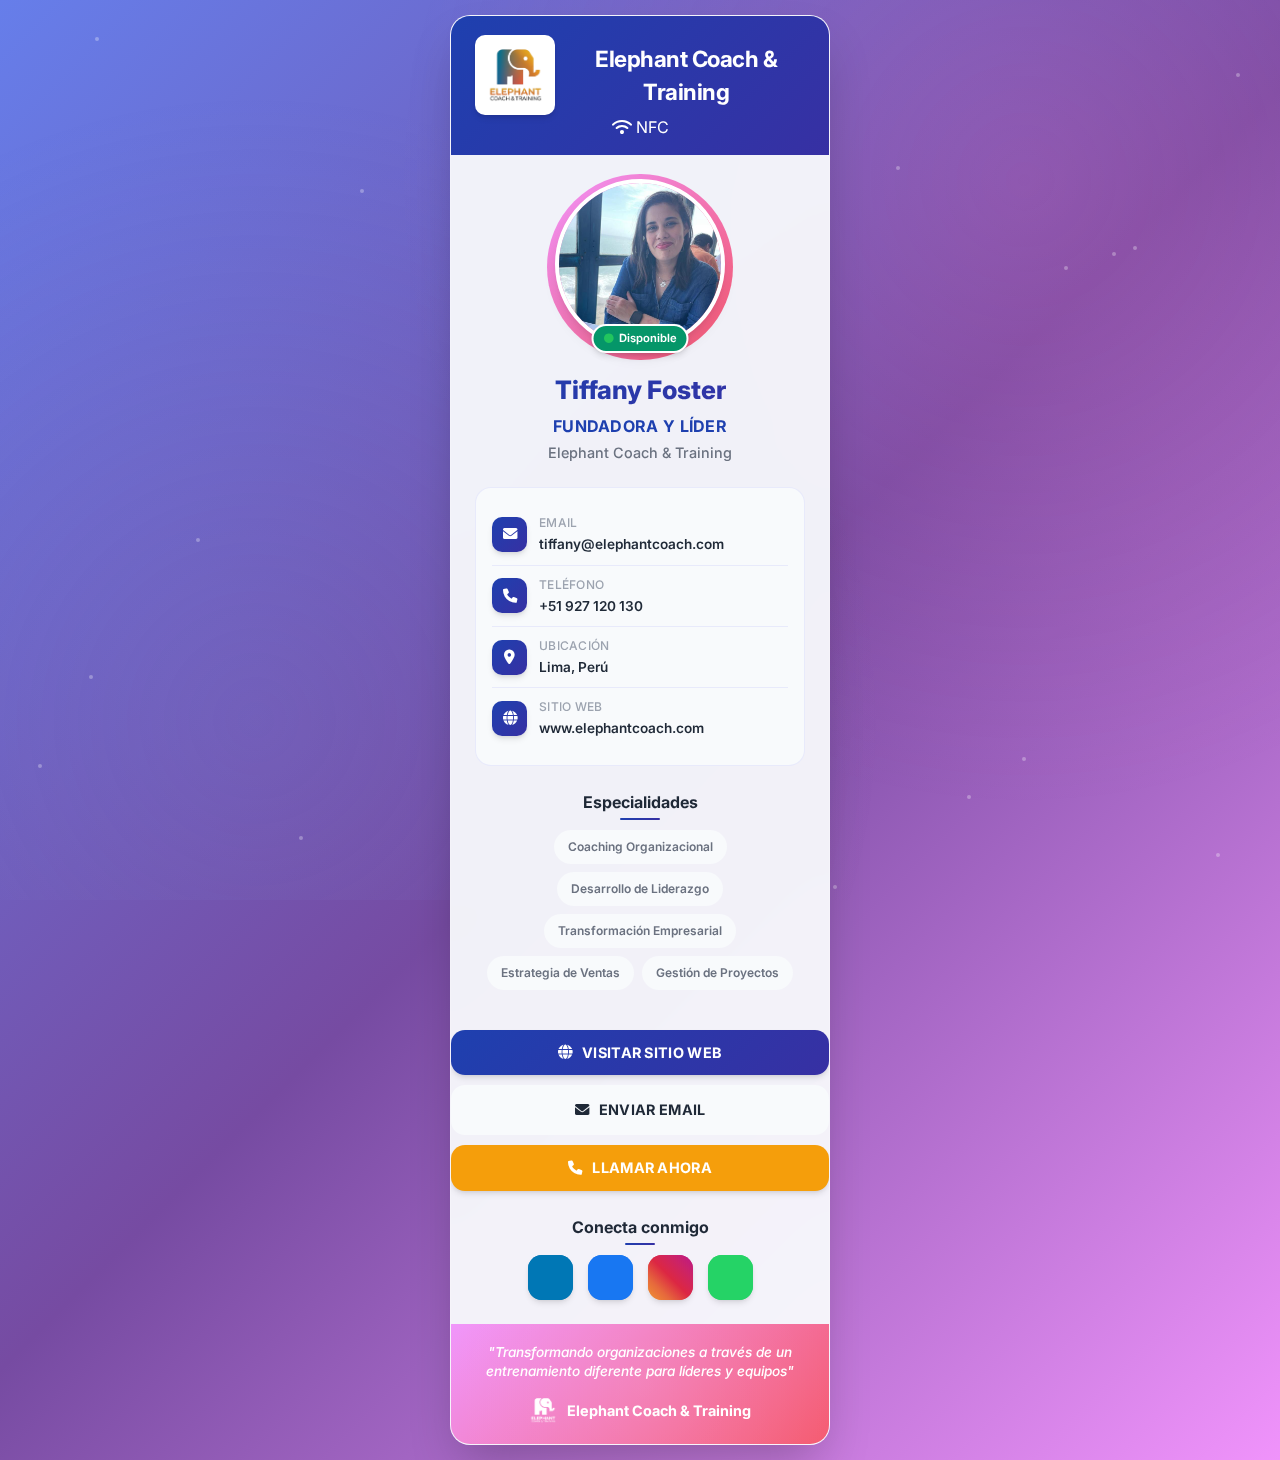
<file: tarjeta-virtual.html>
<!DOCTYPE html>
<html lang="es">
<head>
    <meta charset="UTF-8">
    <meta name="viewport" content="width=device-width, initial-scale=1.0">
    <title>Tiffany Foster - Elephant Coach & Training | Tarjeta Virtual</title>
    <meta name="description" content="Tarjeta virtual de Tiffany Foster - Fundadora y Líder de Elephant Coach & Training. Consultora especializada en coaching organizacional y desarrollo de liderazgo.">
    <link rel="stylesheet" href="tarjeta-virtual.css">
    <link href="https://cdnjs.cloudflare.com/ajax/libs/font-awesome/6.0.0/css/all.min.css" rel="stylesheet">
    <link href="https://fonts.googleapis.com/css2?family=Inter:wght@300;400;500;600;700;800&display=swap" rel="stylesheet">
</head>
<body>
    <!-- Tarjeta Virtual Principal -->
    <div class="virtual-card">
        <!-- Header de la Tarjeta -->
        <div class="card-header">
            <div class="company-logo">
                <img src="img/logo4.png" alt="Elephant Coach & Training Logo" class="logo-img">
                <span class="company-name">Elephant Coach & Training</span>
            </div>
            <div class="nfc-indicator">
                <i class="fas fa-wifi"></i>
                <span>NFC</span>
            </div>
        </div>

        <!-- Foto y Información Principal -->
        <div class="card-main">
            <div class="profile-section">
                <div class="profile-image">
                    <img src="img/tiffany.jpeg" alt="Tiffany Foster" class="tiffany-photo">
                    <div class="status-indicator">
                        <i class="fas fa-circle"></i>
                        <span>Disponible</span>
                    </div>
                </div>
                <div class="profile-info">
                    <h1 class="profile-name">Tiffany Foster</h1>
                    <p class="profile-title">Fundadora y Líder</p>
                    <p class="profile-subtitle">Elephant Coach & Training</p>
                </div>
            </div>

            <!-- Información de Contacto -->
            <div class="contact-info">
                <div class="contact-item">
                    <i class="fas fa-envelope"></i>
                    <div>
                        <span class="label">Email</span>
                        <span class="value">tiffany@elephantcoach.com</span>
                    </div>
                </div>
                <div class="contact-item">
                    <i class="fas fa-phone"></i>
                    <div>
                        <span class="label">Teléfono</span>
                        <span class="value">+51 927 120 130</span>
                    </div>
                </div>
                <div class="contact-item">
                    <i class="fas fa-map-marker-alt"></i>
                    <div>
                        <span class="label">Ubicación</span>
                        <span class="value">Lima, Perú</span>
                    </div>
                </div>
                <div class="contact-item">
                    <i class="fas fa-globe"></i>
                    <div>
                        <span class="label">Sitio Web</span>
                        <span class="value">www.elephantcoach.com</span>
                    </div>
                </div>
            </div>

            <!-- Especialidades -->
            <div class="specialties">
                <h3>Especialidades</h3>
                <div class="specialty-tags">
                    <span class="tag">Coaching Organizacional</span>
                    <span class="tag">Desarrollo de Liderazgo</span>
                    <span class="tag">Transformación Empresarial</span>
                    <span class="tag">Estrategia de Ventas</span>
                    <span class="tag">Gestión de Proyectos</span>
                </div>
            </div>
        </div>

        <!-- Botones de Acción -->
        <div class="action-buttons">
            <a href="index.html" class="btn btn-primary">
                <i class="fas fa-globe"></i>
                Visitar Sitio Web
            </a>
            <a href="mailto:tiffany@elephantcoach.com" class="btn btn-secondary">
                <i class="fas fa-envelope"></i>
                Enviar Email
            </a>
            <a href="tel:+51927120130" class="btn btn-accent">
                <i class="fas fa-phone"></i>
                Llamar Ahora
            </a>
        </div>

        <!-- Redes Sociales -->
        <div class="social-links">
            <h3>Conecta conmigo</h3>
            <div class="social-icons">
                <a href="#" class="social-icon linkedin">
                    <i class="fab fa-linkedin"></i>
                </a>
                <a href="#" class="social-icon facebook">
                    <i class="fab fa-facebook"></i>
                </a>
                <a href="#" class="social-icon instagram">
                    <i class="fab fa-instagram"></i>
                </a>
                <a href="#" class="social-icon whatsapp">
                    <i class="fab fa-whatsapp"></i>
                </a>
            </div>
        </div>

        <!-- Footer de la Tarjeta -->
        <div class="card-footer">
            <p class="footer-text">
                "Transformando organizaciones a través de un entrenamiento diferente para líderes y equipos"
            </p>
            <div class="footer-logo">
                <img src="img/logo4.png" alt="Elephant Coach & Training" class="footer-logo-img">
                <span>Elephant Coach & Training</span>
            </div>
        </div>
    </div>

    <!-- Scripts -->
    <script src="tarjeta-virtual.js"></script>
</body>
</html>
</file>
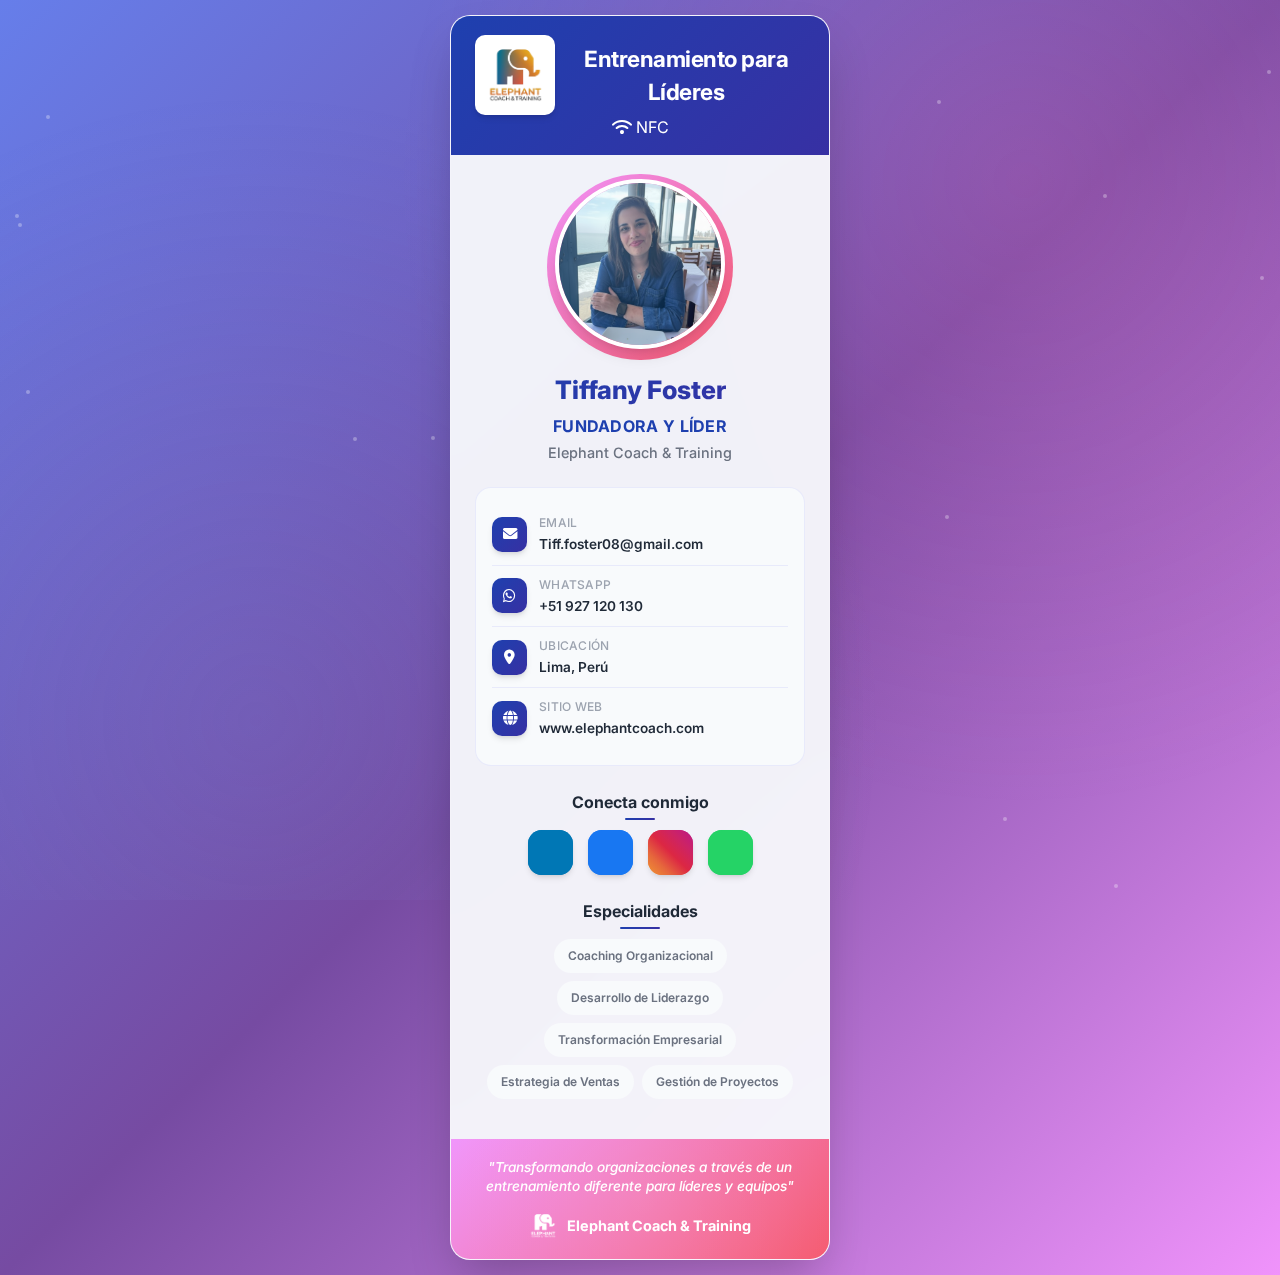
<file: tarjetaVirtual.html>
<!DOCTYPE html>
<html lang="es">
<head>
    <meta charset="UTF-8">
    <meta name="viewport" content="width=device-width, initial-scale=1.0">
    <title>Tiffany Foster - Elephant Coach & Training | Tarjeta Virtual</title>
    <meta name="description" content="Tarjeta virtual de Tiffany Foster - Fundadora y Líder de Elephant Coach & Training. Consultora especializada en coaching organizacional y desarrollo de liderazgo.">
    <link rel="stylesheet" href="tarjeta-virtual.css">
    <link href="https://cdnjs.cloudflare.com/ajax/libs/font-awesome/6.0.0/css/all.min.css" rel="stylesheet">
    <link href="https://fonts.googleapis.com/css2?family=Inter:wght@300;400;500;600;700;800&family=Playfair+Display:wght@400;500;600;700;800;900&family=Poppins:wght@300;400;500;600;700;800&display=swap" rel="stylesheet">
</head>
<body>
    <!-- Tarjeta Virtual Principal -->
    <div class="virtual-card">
        <!-- Header de la Tarjeta -->
        <div class="card-header">
            <div class="company-logo">
                <img src="img/logo4.png" alt="Elephant Coach & Training Logo" class="logo-img">
                <span class="company-name">Entrenamiento para Líderes</span>
            </div>
            <div class="nfc-indicator">
                <i class="fas fa-wifi"></i>
                <span>NFC</span>
            </div>
        </div>

        <!-- Foto y Información Principal -->
        <div class="card-main">
            <div class="profile-section">
                <div class="profile-image">
                    <img src="img/tifany5.png" alt="Tiffany Foster" class="tiffany-photo">
                </div>
                <div class="profile-info">
                    <h1 class="profile-name">Tiffany Foster</h1>
                    <p class="profile-title">Fundadora y Líder</p>
                    <p class="profile-subtitle">Elephant Coach & Training</p>
                </div>
            </div>

            <!-- Información de Contacto -->
            <div class="contact-info">
                <div class="contact-item">
                    <i class="fas fa-envelope"></i>
                    <div>
                        <span class="label">Email</span>
                        <span class="value">Tiff.foster08@gmail.com</span>
                    </div>
                </div>
                <div class="contact-item clickable" onclick="window.open('https://wa.me/51927120130', '_blank')">
                    <i class="fab fa-whatsapp"></i>
                    <div>
                        <span class="label">WhatsApp</span>
                        <span class="value">+51 927 120 130</span>
                    </div>
                </div>
                <div class="contact-item">
                    <i class="fas fa-map-marker-alt"></i>
                    <div>
                        <span class="label">Ubicación</span>
                        <span class="value">Lima, Perú</span>
                    </div>
                </div>
                <div class="contact-item clickable" onclick="window.location.href='index.html'">
                    <i class="fas fa-globe"></i>
                    <div>
                        <span class="label">Sitio Web</span>
                        <span class="value"> www.elephantcoach.com</span>
                    </div>
                </div>
            </div>
            <!-- Redes Sociales -->
            <div class="social-links">
                <h3>Conecta conmigo</h3>
                <div class="social-icons">
                    <a href="https://linkedin.com/in/tiffany-foster" target="_blank" class="social-icon linkedin">
                        <i class="fab fa-linkedin"></i>
                    </a>
                    <a href="https://facebook.com/elephantcoach" target="_blank" class="social-icon facebook">
                        <i class="fab fa-facebook"></i>
                    </a>
                    <a href="https://instagram.com/elephantcoach" target="_blank" class="social-icon instagram">
                        <i class="fab fa-instagram"></i>
                    </a>
                    <a href="https://wa.me/51927120130" target="_blank" class="social-icon whatsapp">
                        <i class="fab fa-whatsapp"></i>
                    </a>
                </div>
            </div>

            <!-- Especialidades -->
            <div class="specialties">
                <h3>Especialidades</h3>
                <div class="specialty-tags">
                    <span class="tag">Coaching Organizacional</span>
                    <span class="tag">Desarrollo de Liderazgo</span>
                    <span class="tag">Transformación Empresarial</span>
                    <span class="tag">Estrategia de Ventas</span>
                    <span class="tag">Gestión de Proyectos</span>
                </div>
            </div>
        </div>




        <!-- Footer de la Tarjeta -->
        <div class="card-footer">
            <p class="footer-text">
                "Transformando organizaciones a través de un entrenamiento diferente para líderes y equipos"
            </p>
            <div class="footer-logo">
                <img src="img/logo4.png" alt="Elephant Coach & Training" class="footer-logo-img">
                <span>Elephant Coach & Training</span>
            </div>
        </div>
    </div>

    <!-- Scripts -->
    <script src="tarjeta-virtual.js"></script>
</body>
</html>
</file>
<file: styles.css>
/* Reset and Base Styles */
* {
    margin: 0;
    padding: 0;
    box-sizing: border-box;
}

:root {
    --primary-color: #2563eb;
    --primary-dark: #1d4ed8;
    --secondary-color: #f59e0b;
    --accent-color: #10b981;
    --text-primary: #1f2937;
    --text-secondary: #6b7280;
    --text-light: #9ca3af;
    --bg-primary: #ffffff;
    --bg-secondary: #f9fafb;
    --bg-dark: #111827;
    --border-color: #e5e7eb;
    --shadow-sm: 0 1px 2px 0 rgb(0 0 0 / 0.05);
    --shadow-md: 0 4px 6px -1px rgb(0 0 0 / 0.1), 0 2px 4px -2px rgb(0 0 0 / 0.1);
    --shadow-lg: 0 10px 15px -3px rgb(0 0 0 / 0.1), 0 4px 6px -4px rgb(0 0 0 / 0.1);
    --shadow-xl: 0 20px 25px -5px rgb(0 0 0 / 0.1), 0 8px 10px -6px rgb(0 0 0 / 0.1);
    --gradient-primary: linear-gradient(135deg, #667eea 0%, #764ba2 100%);
    --gradient-secondary: linear-gradient(135deg, #f093fb 0%, #f5576c 100%);
    --gradient-accent: linear-gradient(135deg, #4facfe 0%, #00f2fe 100%);
}

body {
    font-family: 'Inter', -apple-system, BlinkMacSystemFont, 'Segoe UI', Roboto, sans-serif;
    line-height: 1.6;
    color: var(--text-primary);
    background-color: var(--bg-primary);
    overflow-x: hidden;
}

.container {
    max-width: 1200px;
    margin: 0 auto;
    padding: 0 20px;
}

/* Navigation */
.navbar {
    position: fixed;
    top: 0;
    width: 100%;
    background: #ffffff;
    border-bottom: 1px solid rgba(37, 99, 235, 0.1);
    z-index: 1000;
    transition: all 0.3s ease;
    box-shadow: 0 4px 20px rgba(0, 0, 0, 0.05);
}

.navbar.scrolled {
    background: #ffffff;
    box-shadow: 0 8px 32px rgba(0, 0, 0, 0.1);
    border-bottom: 1px solid rgba(37, 99, 235, 0.2);
}

.nav-container {
    max-width: 1200px;
    margin: 0 auto;
    padding: 0 20px;
    display: flex;
    justify-content: space-between;
    align-items: center;
    height: 70px;
}

.nav-logo {
    display: flex;
    align-items: center;
    font-size: 1.8rem;
    font-weight: 800;
    background: var(--gradient-primary);
    -webkit-background-clip: text;
    -webkit-text-fill-color: transparent;
    background-clip: text;
    text-decoration: none;
    transition: all 0.3s ease;
    letter-spacing: -0.5px;
}

.nav-logo:hover {
    transform: scale(1.02);
}

.nav-logo i {
    margin-right: 10px;
    font-size: 2rem;
}

.logo-img {
    width: 65px;
    height: 65px;
    object-fit: contain;
    margin-right: 18px;
    border-radius: 15px;
    transition: all 0.3s ease;
    box-shadow: 0 4px 15px rgba(37, 99, 235, 0.15);
    border: 2px solid rgba(37, 99, 235, 0.1);
}

.logo-img:hover {
    transform: scale(1.08) rotate(2deg);
    box-shadow: 0 8px 25px rgba(37, 99, 235, 0.25);
    border-color: rgba(37, 99, 235, 0.3);
}

.nav-menu {
    display: flex;
    list-style: none;
    gap: 2rem;
}

.nav-link {
    text-decoration: none;
    color: var(--text-primary);
    font-weight: 500;
    transition: all 0.3s ease;
    position: relative;
    padding: 10px 20px;
    background: transparent;
}

.nav-link:hover {
    color: var(--primary-color);
}

.nav-link::after {
    content: '';
    position: absolute;
    bottom: -5px;
    left: 0;
    width: 0;
    height: 2px;
    background: var(--primary-color);
    transition: width 0.3s ease;
}

.nav-link:hover::after {
    width: 100%;
}

.hamburger {
    display: none;
    flex-direction: column;
    cursor: pointer;
    padding: 8px;
    border-radius: 8px;
    transition: all 0.3s ease;
    background: rgba(37, 99, 235, 0.1);
}

.hamburger:hover {
    background: rgba(37, 99, 235, 0.2);
    transform: scale(1.1);
}

.bar {
    width: 25px;
    height: 3px;
    background: var(--primary-color);
    margin: 3px 0;
    transition: all 0.3s ease;
    border-radius: 2px;
    box-shadow: 0 2px 4px rgba(37, 99, 235, 0.2);
}

/* Hero Section */
.hero {
    min-height: 70vh;
    display: flex;
    align-items: center;
    background: linear-gradient(135deg, #667eea 0%, #764ba2 100%);
    color: white;
    position: relative;
    overflow: hidden;
    padding: 60px 0 40px;
}

.hero::before {
    content: '';
    position: absolute;
    top: 0;
    left: 0;
    right: 0;
    bottom: 0;
    background: url('data:image/svg+xml,<svg xmlns="http://www.w3.org/2000/svg" viewBox="0 0 1000 1000"><defs><radialGradient id="a" cx="50%" cy="50%"><stop offset="0%" stop-color="%23ffffff" stop-opacity="0.1"/><stop offset="100%" stop-color="%23ffffff" stop-opacity="0"/></radialGradient></defs><circle cx="200" cy="200" r="100" fill="url(%23a)"/><circle cx="800" cy="300" r="150" fill="url(%23a)"/><circle cx="400" cy="700" r="120" fill="url(%23a)"/></svg>');
    opacity: 0.3;
}

.hero-container {
    max-width: 1400px;
    margin: 0 auto;
    padding: 20px;
    display: flex;
    gap: 1.5rem;
    align-items: flex-start;
    position: relative;
    z-index: 1;
    min-height: auto;
}

/* Contenido Principal (4/6) */
.hero-main {
    flex: 4;
    display: grid;
    grid-template-columns: 1fr 1fr;
    gap: 2rem;
    align-items: center;
}

/* Sección de Libros (2/6) */
.hero-books {
    flex: 2;
    display: flex;
    align-items: flex-start;
    justify-content: center;
    padding-top: 2rem;
}

.hero-content {
    animation: slideInLeft 1s ease-out;
}

.hero-title {
    font-size: 2.8rem;
    font-weight: 700;
    line-height: 1.2;
    margin-bottom: 1.2rem;
}

.highlight {
    background: linear-gradient(45deg, #fbbf24, #f59e0b);
    -webkit-background-clip: text;
    -webkit-text-fill-color: transparent;
    background-clip: text;
}

.hero-subtitle {
    font-size: 1.1rem;
    margin-bottom: 1.8rem;
    opacity: 0.9;
    line-height: 1.6;
}

.hero-buttons {
    display: flex;
    gap: 1rem;
    flex-wrap: wrap;
}

.btn {
    display: inline-block;
    padding: 12px 30px;
    border-radius: 50px;
    text-decoration: none;
    font-weight: 600;
    transition: all 0.3s ease;
    border: 2px solid transparent;
    cursor: pointer;
    font-size: 1rem;
}

.btn-primary {
    background: var(--secondary-color);
    color: white;
    box-shadow: var(--shadow-lg);
}

.btn-primary:hover {
    background: #d97706;
    transform: translateY(-2px);
    box-shadow: var(--shadow-xl);
}

.btn-secondary {
    background: transparent;
    color: white;
    border-color: white;
}

.btn-secondary:hover {
    background: white;
    color: var(--primary-color);
    transform: translateY(-2px);
}

.hero-image {
    display: flex;
    justify-content: center;
    align-items: center;
    animation: slideInRight 1s ease-out;
}

.hero-img {
    width: 100%;
    max-width: 700px;
    height: auto;
    border-radius: 16px;
    box-shadow: var(--shadow-xl);
    transition: transform 0.3s ease;
}

.hero-img:hover {
    transform: scale(1.02);
}

/* ========================================
   SECCIÓN DE VENTA DE LIBROS
   ======================================== */

.books-section {
    background: rgba(255, 255, 255, 0.98);
    backdrop-filter: blur(20px);
    border-radius: 16px;
    padding: 1.5rem;
    box-shadow: 0 8px 25px rgba(0, 0, 0, 0.15);
    border: 1px solid rgba(37, 99, 235, 0.1);
    width: 100%;
    max-width: 280px;
    animation: slideInRight 1s ease-out;
    position: sticky;
    top: 100px;
}

.books-header {
    text-align: center;
    margin-bottom: 1.5rem;
}

.books-header h3 {
    font-size: 1.2rem;
    font-weight: 700;
    color: var(--text-primary);
    margin-bottom: 0.4rem;
    background: var(--gradient-primary);
    -webkit-background-clip: text;
    -webkit-text-fill-color: transparent;
    background-clip: text;
}

.books-header p {
    color: var(--text-secondary);
    font-size: 0.8rem;
    margin: 0;
    line-height: 1.4;
}

.books-content {
    display: flex;
    flex-direction: column;
    gap: 1rem;
}

.book-item {
    display: flex;
    align-items: center;
    gap: 0.8rem;
    padding: 0.8rem;
    background: var(--bg-secondary);
    border-radius: 10px;
    transition: all 0.3s ease;
    border: 1px solid var(--border-color);
}

.book-item:hover {
    transform: translateY(-2px);
    box-shadow: var(--shadow-md);
    border-color: var(--primary-color);
}

.book-cover {
    width: 45px;
    height: 55px;
    background: var(--gradient-primary);
    border-radius: 6px;
    display: flex;
    align-items: center;
    justify-content: center;
    color: white;
    font-size: 1rem;
    flex-shrink: 0;
    box-shadow: var(--shadow-sm);
}

.book-info {
    flex: 1;
}

.book-info h4 {
    font-size: 0.85rem;
    font-weight: 600;
    color: var(--text-primary);
    margin-bottom: 0.2rem;
    line-height: 1.3;
}

.book-price {
    font-size: 0.9rem;
    font-weight: 700;
    color: var(--secondary-color);
    margin-bottom: 0.4rem;
}

.btn-book {
    background: var(--primary-color);
    color: white;
    border: none;
    padding: 6px 12px;
    border-radius: 6px;
    font-size: 0.8rem;
    font-weight: 600;
    cursor: pointer;
    transition: all 0.3s ease;
    width: 100%;
}

.btn-book:hover {
    background: var(--primary-dark);
    transform: translateY(-1px);
}

.books-footer {
    margin-top: 1rem;
    text-align: center;
}

.books-footer .btn {
    font-size: 0.85rem;
    padding: 10px 16px;
    width: 100%;
}

/* Image Placeholders */
.image-placeholder {
    background: rgba(255, 255, 255, 0.1);
    border: 2px dashed rgba(255, 255, 255, 0.3);
    border-radius: 12px;
    padding: 2rem;
    text-align: center;
    color: rgba(255, 255, 255, 0.8);
    min-height: 300px;
    display: flex;
    flex-direction: column;
    justify-content: center;
    align-items: center;
    backdrop-filter: blur(10px);
    transition: all 0.3s ease;
}

.image-placeholder:hover {
    background: rgba(255, 255, 255, 0.15);
    border-color: rgba(255, 255, 255, 0.5);
}

.image-placeholder i {
    font-size: 3rem;
    margin-bottom: 1rem;
    opacity: 0.7;
}

.image-placeholder.small {
    min-height: 150px;
    padding: 1rem;
}

.image-placeholder.small i {
    font-size: 2rem;
}

.image-placeholder p {
    font-size: 0.9rem;
    margin: 0;
}

/* Services Section */
.services {
    padding: 60px 0;
    background: var(--bg-secondary);
}

.section-header {
    text-align: center;
    margin-bottom: 2.5rem;
}

.section-header h2 {
    font-size: 2rem;
    font-weight: 700;
    color: var(--text-primary);
    margin-bottom: 0.8rem;
}

.section-header p {
    font-size: 1rem;
    color: var(--text-secondary);
    max-width: 600px;
    margin: 0 auto;
}

.services-grid {
    display: grid;
    grid-template-columns: repeat(auto-fit, minmax(300px, 1fr));
    gap: 2rem;
}

.service-card {
    background: white;
    padding: 1.5rem;
    border-radius: 16px;
    box-shadow: var(--shadow-md);
    transition: all 0.3s ease;
    border: 1px solid var(--border-color);
}

.service-card:hover {
    transform: translateY(-5px);
    box-shadow: var(--shadow-xl);
}

.service-icon {
    width: 60px;
    height: 60px;
    background: var(--gradient-primary);
    border-radius: 12px;
    display: flex;
    align-items: center;
    justify-content: center;
    margin-bottom: 1.5rem;
}

.service-icon i {
    font-size: 1.5rem;
    color: white;
}

.service-card h3 {
    font-size: 1.5rem;
    font-weight: 600;
    margin-bottom: 1rem;
    color: var(--text-primary);
}

.service-card p {
    color: var(--text-secondary);
    margin-bottom: 1.5rem;
    line-height: 1.6;
}

/* About Section */
.about {
    padding: 60px 0;
    background: white;
}

.about-content {
    display: grid;
    grid-template-columns: 1fr 1fr;
    gap: 2.5rem;
    align-items: center;
    margin-bottom: 2rem;
}

.about-text h2 {
    font-size: 2.5rem;
    font-weight: 700;
    margin-bottom: 1.5rem;
    color: var(--text-primary);
}

.about-intro {
    font-size: 1.2rem;
    color: var(--text-secondary);
    margin-bottom: 2rem;
    line-height: 1.6;
}

.about-features {
    display: flex;
    flex-direction: column;
    gap: 1.5rem;
}

.feature {
    display: flex;
    align-items: flex-start;
    gap: 1rem;
}

.feature i {
    width: 40px;
    height: 40px;
    background: var(--gradient-accent);
    border-radius: 8px;
    display: flex;
    align-items: center;
    justify-content: center;
    color: white;
    font-size: 1.2rem;
    flex-shrink: 0;
}

.feature h4 {
    font-size: 1.2rem;
    font-weight: 600;
    margin-bottom: 0.5rem;
    color: var(--text-primary);
}

.feature p {
    color: var(--text-secondary);
    line-height: 1.5;
}

.about-image .image-placeholder {
    background: var(--bg-secondary);
    border-color: var(--border-color);
    color: var(--text-secondary);
    min-height: 400px;
}

.about-img {
    width: 100%;
    height: 400px;
    object-fit: cover;
    border-radius: 16px;
    box-shadow: var(--shadow-lg);
    transition: transform 0.3s ease;
}

.about-img:hover {
    transform: scale(1.02);
}

.leadership {
    background: var(--bg-secondary);
    padding: 3rem;
    border-radius: 16px;
    margin-top: 2rem;
}

.leader-card {
    display: flex;
    align-items: center;
    gap: 2rem;
}

.leader-image .image-placeholder {
    background: white;
    border-color: var(--border-color);
    color: var(--text-secondary);
    min-height: 200px;
    min-width: 200px;
}

.leader-link {
    display: inline-block;
    text-decoration: none;
    cursor: pointer;
    transition: var(--transition);
}

.leader-link:hover {
    transform: scale(1.05);
}

.leader-img {
    width: 200px;
    height: 200px;
    object-fit: cover;
    border-radius: 16px;
    box-shadow: var(--shadow-md);
    transition: var(--transition);
    border: 3px solid transparent;
}

.leader-img:hover {
    border-color: rgb(94, 94, 216);
    box-shadow: var(--shadow-lg);
}

.leader-info h3 {
    font-size: 1.8rem;
    font-weight: 600;
    margin-bottom: 0.5rem;
    color: var(--text-primary);
}

.leader-title {
    color: var(--primary-color);
    font-weight: 500;
    margin-bottom: 1rem;
}

.leader-info p:last-child {
    color: var(--text-secondary);
    line-height: 1.6;
}

/* ========================================
   SECCIÓN DE LIDERAZGO INDEPENDIENTE
   ======================================== */

.leadership-section {
    padding: 60px 0;
    background: var(--bg-secondary);
}

.leadership {
    background: white;
    padding: 3rem;
    border-radius: 16px;
    margin-bottom: 3rem;
    box-shadow: var(--shadow-md);
    border: 1px solid var(--border-color);
}

/* Facetas integradas en leadership-section */
.facets-content {
    max-width: 100%;
    margin: 0;
    padding: 0;
    background: white;
    border-radius: 16px;
    padding: 3rem;
    box-shadow: var(--shadow-md);
    border: 1px solid var(--border-color);
}

/* ========================================
   FACETAS INTEGRADAS EN LEADERSHIP
   ======================================== */

.facets-header {
    text-align: center;
    margin-bottom: 3rem;
}

.facets-header h2 {
    font-size: 2rem;
    font-weight: 700;
    color: var(--text-primary);
    margin-bottom: 0.8rem;
    background: var(--gradient-primary);
    -webkit-background-clip: text;
    -webkit-text-fill-color: transparent;
    background-clip: text;
}

.facets-header p {
    font-size: 1rem;
    color: var(--text-secondary);
    max-width: 600px;
    margin: 0 auto;
}

.facets-gallery {
    position: relative;
    margin-bottom: 2rem;
    min-height: 300px;
    display: flex;
    justify-content: center;
    align-items: center;
}

/* Layout Escalera (Estado inicial) - Imágenes superpuestas */
.facets-staircase {
    position: relative;
    width: 200px;
    height: 300px;
    display: flex;
    justify-content: center;
    align-items: center;
}

.facet-image {
    position: absolute;
    width: 150px;
    height: 200px;
    border-radius: 12px;
    overflow: hidden;
    box-shadow: var(--shadow-lg);
    transition: all 0.3s ease;
    cursor: pointer;
    z-index: 1;
}

.facet-image:hover {
    transform: scale(1.05);
    z-index: 10;
    box-shadow: var(--shadow-xl);
}

/* Posicionamiento superpuesto en escalera */
.facet-image:nth-child(1) {
    z-index: 4;
    transform: translateX(-30px) translateY(20px) rotate(-5deg);
}

.facet-image:nth-child(2) {
    z-index: 3;
    transform: translateX(-10px) translateY(10px) rotate(-2deg);
}

.facet-image:nth-child(3) {
    z-index: 2;
    transform: translateX(10px) translateY(-10px) rotate(2deg);
}

.facet-image:nth-child(4) {
    z-index: 1;
    transform: translateX(30px) translateY(-20px) rotate(5deg);
}

.facet-img {
    width: 100%;
    height: 100%;
    object-fit: cover;
    transition: transform 0.3s ease;
}

.facet-image:hover .facet-img {
    transform: scale(1.1);
}

.facet-overlay {
    position: absolute;
    bottom: 0;
    left: 0;
    right: 0;
    background: linear-gradient(transparent, rgba(0, 0, 0, 0.8));
    color: white;
    padding: 1rem 0.5rem 0.5rem;
    text-align: center;
    opacity: 0;
    transition: opacity 0.3s ease;
}

.facet-image:hover .facet-overlay {
    opacity: 1;
}

.facet-label {
    font-size: 0.8rem;
    font-weight: 600;
    text-transform: uppercase;
    letter-spacing: 0.5px;
}

/* Layout Horizontal (Estado expandido) */
.facets-horizontal {
    display: none;
    grid-template-columns: repeat(4, 1fr);
    gap: 2rem;
    width: 100%;
}

.facets-gallery.expanded .facets-staircase {
    display: none;
}

.facets-gallery.expanded .facets-horizontal {
    display: grid;
}

.facet-item {
    text-align: center;
    background: var(--bg-secondary);
    border-radius: 16px;
    padding: 1.5rem;
    box-shadow: var(--shadow-md);
    transition: all 0.3s ease;
    border: 1px solid var(--border-color);
}

.facet-item:hover {
    transform: translateY(-5px);
    box-shadow: var(--shadow-lg);
}

.facet-img-horizontal {
    width: 100%;
    height: 200px;
    object-fit: cover;
    border-radius: 12px;
    margin-bottom: 1rem;
}

.facet-item h3 {
    font-size: 1.2rem;
    font-weight: 700;
    color: var(--text-primary);
    margin-bottom: 0.8rem;
    background: var(--gradient-primary);
    -webkit-background-clip: text;
    -webkit-text-fill-color: transparent;
    background-clip: text;
}

.facet-item p {
    font-size: 0.9rem;
    color: var(--text-secondary);
    line-height: 1.5;
    margin: 0;
}

/* Controles */
.facets-controls {
    text-align: center;
}

.facets-controls .btn {
    display: inline-flex;
    align-items: center;
    gap: 0.5rem;
    padding: 12px 24px;
    font-size: 1rem;
    font-weight: 600;
    border-radius: 50px;
    transition: all 0.3s ease;
}

.facets-controls .btn:hover {
    transform: translateY(-2px);
    box-shadow: var(--shadow-lg);
}

/* Success Story Section */
.success-story {
    padding: 60px 0;
    background: var(--gradient-primary);
    color: white;
}

.success-content {
    display: grid;
    grid-template-columns: 1fr 1fr;
    gap: 2.5rem;
    align-items: center;
}

.success-text h2 {
    font-size: 2.5rem;
    font-weight: 700;
    margin-bottom: 1.5rem;
}

.success-intro {
    font-size: 1.2rem;
    margin-bottom: 2rem;
    opacity: 0.9;
    line-height: 1.6;
}

.success-stats {
    display: grid;
    grid-template-columns: repeat(3, 1fr);
    gap: 2rem;
}

.stat {
    text-align: center;
}

.stat h3 {
    font-size: 2.5rem;
    font-weight: 700;
    margin-bottom: 0.5rem;
    color: var(--secondary-color);
}

.stat p {
    font-size: 1rem;
    opacity: 0.9;
}

.success-gallery .gallery-grid {
    display: grid;
    grid-template-columns: repeat(2, 1fr);
    gap: 1rem;
}

.gallery-item .image-placeholder {
    background: rgba(255, 255, 255, 0.1);
    border-color: rgba(255, 255, 255, 0.3);
    color: rgba(255, 255, 255, 0.8);
    min-height: 150px;
}

.gallery-img {
    width: 100%;
    height: 250px;
    object-fit: cover;
    border-radius: 12px;
    box-shadow: var(--shadow-lg);
    transition: var(--transition);
    border: 2px solid rgba(255, 255, 255, 0.2);
}

.gallery-img:hover {
    transform: scale(1.05) rotate(2deg);
    box-shadow: var(--shadow-xl);
    border-color: var(--primary-color);
}

/* Testimonials Section */
.testimonials {
    padding: 60px 0;
    background: var(--bg-secondary);
}

.testimonials-grid {
    display: grid;
    grid-template-columns: repeat(auto-fit, minmax(400px, 1fr));
    gap: 2rem;
}

.testimonial-card {
    background: white;
    padding: 2rem;
    border-radius: 16px;
    box-shadow: var(--shadow-md);
    border: 1px solid var(--border-color);
}

.testimonial-content {
    margin-bottom: 1.5rem;
}

.testimonial-content p {
    font-size: 1.1rem;
    color: var(--text-secondary);
    line-height: 1.6;
    font-style: italic;
}

.testimonial-author {
    display: flex;
    align-items: center;
    gap: 1rem;
}

.author-image .image-placeholder {
    background: var(--bg-secondary);
    border-color: var(--border-color);
    color: var(--text-secondary);
    min-height: 60px;
    min-width: 60px;
    padding: 0.5rem;
}

.author-image .image-placeholder i {
    font-size: 1.5rem;
}

.author-info h4 {
    font-size: 1.1rem;
    font-weight: 600;
    color: var(--text-primary);
    margin-bottom: 0.25rem;
}

.author-info p {
    color: var(--text-secondary);
    font-size: 0.9rem;
}

/* Contact Section */
.contact {
    padding: 60px 0;
    background: white;
}

.contact-content {
    display: grid;
    grid-template-columns: 1fr 1fr;
    gap: 2.5rem;
}

.contact-info h2 {
    font-size: 2.5rem;
    font-weight: 700;
    margin-bottom: 1.5rem;
    color: var(--text-primary);
}

.contact-info p {
    font-size: 1.2rem;
    color: var(--text-secondary);
    margin-bottom: 2rem;
    line-height: 1.6;
}

.contact-details {
    display: flex;
    flex-direction: column;
    gap: 1.5rem;
}

.contact-item {
    display: flex;
    align-items: center;
    gap: 1rem;
}

.contact-item i {
    width: 40px;
    height: 40px;
    background: var(--gradient-primary);
    border-radius: 8px;
    display: flex;
    align-items: center;
    justify-content: center;
    color: white;
    font-size: 1.2rem;
}

.contact-item h4 {
    font-size: 1.1rem;
    font-weight: 600;
    color: var(--text-primary);
    margin-bottom: 0.25rem;
}

.contact-item p {
    color: var(--text-secondary);
    margin: 0;
}

.contact-form {
    background: var(--bg-secondary);
    padding: 2rem;
    border-radius: 16px;
    border: 1px solid var(--border-color);
}

.form-group {
    margin-bottom: 1.5rem;
}

.form-group input,
.form-group select,
.form-group textarea {
    width: 100%;
    padding: 12px 16px;
    border: 1px solid var(--border-color);
    border-radius: 8px;
    font-size: 1rem;
    transition: border-color 0.3s ease;
    background: white;
}

.form-group input:focus,
.form-group select:focus,
.form-group textarea:focus {
    outline: none;
    border-color: var(--primary-color);
    box-shadow: 0 0 0 3px rgba(37, 99, 235, 0.1);
}

.form-group textarea {
    resize: vertical;
    min-height: 120px;
}

/* Footer */
.footer {
    background: var(--bg-dark);
    color: white;
    padding: 3rem 0;
}

.footer-content {
    text-align: center;
}

.footer-logo {
    display: flex;
    align-items: center;
    justify-content: center;
    font-size: 1.5rem;
    font-weight: 700;
    color: var(--secondary-color);
    margin-bottom: 1rem;
}

.footer-logo i {
    margin-right: 10px;
    font-size: 2rem;
}

.footer-logo-img {
    width: 70px;
    height: 70px;
    object-fit: contain;
    margin-right: 15px;
    border-radius: 10px;
}

.footer-content p {
    color: var(--text-light);
    margin-bottom: 1.5rem;
}

.social-links {
    display: flex;
    justify-content: center;
    gap: 1rem;
}

.social-links a {
    width: 40px;
    height: 40px;
    background: rgba(255, 255, 255, 0.1);
    border-radius: 8px;
    display: flex;
    align-items: center;
    justify-content: center;
    color: white;
    text-decoration: none;
    transition: all 0.3s ease;
}

.social-links a:hover {
    background: var(--primary-color);
    transform: translateY(-2px);
}

/* Animations */
@keyframes slideInLeft {
    from {
        opacity: 0;
        transform: translateX(-50px);
    }
    to {
        opacity: 1;
        transform: translateX(0);
    }
}

@keyframes slideInRight {
    from {
        opacity: 0;
        transform: translateX(50px);
    }
    to {
        opacity: 1;
        transform: translateX(0);
    }
}

@keyframes fadeInUp {
    from {
        opacity: 0;
        transform: translateY(30px);
    }
    to {
        opacity: 1;
        transform: translateY(0);
    }
}

/* ========================================
   SISTEMA RESPONSIVO AVANZADO CON FLEXBOX
   ======================================== */

/* Variables para breakpoints */
:root {
    --mobile-xs: 320px;
    --mobile-sm: 480px;
    --tablet: 768px;
    --desktop-sm: 1024px;
    --desktop-lg: 1200px;
}

/* Base responsive - Mobile First */
.container {
    max-width: 100%;
    margin: 0 auto;
    padding: 0 1rem;
    width: 100%;
}

/* ========================================
   NAVEGACIÓN RESPONSIVA
   ======================================== */

@media (max-width: 768px) {
    .hamburger {
        display: flex;
        z-index: 1001;
    }

    .nav-container {
        padding: 0 1rem;
        height: 60px;
    }

    .nav-logo {
        font-size: 1.4rem;
    }

    .nav-logo .logo-img {
        width: 50px;
        height: 50px;
        margin-right: 12px;
    }

    .nav-menu {
        position: fixed;
        left: -100%;
        top: 60px;
        flex-direction: column;
        background: #ffffff;
        width: 100%;
        height: calc(100vh - 60px);
        text-align: center;
        transition: all 0.3s ease;
        box-shadow: var(--shadow-lg);
        padding: 2rem 0;
        z-index: 1000;
    }

    .nav-menu.active {
        left: 0;
    }

    .nav-menu li {
        margin: 0.5rem 0;
    }

    .nav-link {
        padding: 15px 20px;
        font-size: 1.1rem;
        display: block;
        width: 100%;
    }
}

/* ========================================
   HERO SECTION RESPONSIVA
   ======================================== */

@media (max-width: 768px) {
    .hero {
        min-height: 60vh;
        padding: 40px 0 20px;
    }

    .hero-container {
        display: flex;
        flex-direction: column;
        gap: 2rem;
        text-align: center;
        padding: 0 1rem;
        min-height: auto;
    }

    .hero-main {
        flex: none;
        display: flex;
        flex-direction: column;
        gap: 2rem;
        order: 1;
    }

    .hero-content {
        order: 2;
        display: flex;
        flex-direction: column;
        align-items: center;
    }

    .hero-image {
        order: 1;
        display: flex;
        justify-content: center;
        align-items: center;
    }

    .hero-books {
        flex: none;
        order: 2;
        display: flex;
        justify-content: center;
    }

    .books-section {
        max-width: 100%;
        width: 100%;
    }

    .hero-title {
        font-size: 2rem;
        line-height: 1.2;
        margin-bottom: 0.8rem;
    }

    .hero-subtitle {
        font-size: 1rem;
        margin-bottom: 1.2rem;
        max-width: 90%;
    }

    .hero-buttons {
        display: flex;
        flex-direction: column;
        gap: 1rem;
        width: 100%;
        max-width: 300px;
    }

    .btn {
        width: 100%;
        padding: 14px 20px;
        font-size: 1rem;
    }

    .hero-img {
        max-width: 100%;
        height: auto;
        border-radius: 12px;
    }
}

@media (max-width: 480px) {
    .hero {
        padding: 30px 0 15px;
        min-height: 50vh;
    }

    .hero-container {
        gap: 1.5rem;
        padding: 0 0.5rem;
    }

    .hero-main {
        gap: 1.5rem;
    }

    .hero-title {
        font-size: 1.8rem;
        line-height: 1.3;
    }

    .hero-subtitle {
        font-size: 1rem;
        margin-bottom: 1.2rem;
    }

    .hero-buttons {
        max-width: 100%;
    }

    .btn {
        padding: 12px 18px;
        font-size: 0.9rem;
    }

    .books-section {
        padding: 1.5rem;
    }

    .books-header h3 {
        font-size: 1.2rem;
    }

    .book-item {
        padding: 0.8rem;
        gap: 0.8rem;
    }

    .book-cover {
        width: 45px;
        height: 55px;
        font-size: 1rem;
    }

    .book-info h4 {
        font-size: 0.85rem;
    }

    .book-price {
        font-size: 0.9rem;
    }

    .btn-book {
        padding: 5px 10px;
        font-size: 0.75rem;
    }
}

/* ========================================
   SERVICIOS RESPONSIVOS
   ======================================== */

@media (max-width: 768px) {
    .services {
        padding: 40px 0;
    }

    .section-header {
        margin-bottom: 1.5rem;
        padding: 0 1rem;
    }

    .section-header h2 {
        font-size: 2rem;
        margin-bottom: 0.8rem;
    }

    .section-header p {
        font-size: 1rem;
        padding: 0 1rem;
    }

    .services-grid {
        display: flex;
        flex-direction: column;
        gap: 1.5rem;
        padding: 0 1rem;
    }

    .service-card {
        padding: 1.5rem;
        border-radius: 12px;
    }

    .service-card h3 {
        font-size: 1.3rem;
        margin-bottom: 0.8rem;
    }

    .service-card p {
        font-size: 0.95rem;
        margin-bottom: 1rem;
    }

    .image-placeholder.small {
        min-height: 120px;
        padding: 0.8rem;
    }
}

@media (max-width: 480px) {
    .services {
        padding: 30px 0;
    }

    .section-header h2 {
        font-size: 1.8rem;
    }

    .services-grid {
        gap: 1rem;
        padding: 0 0.5rem;
    }

    .service-card {
        padding: 1.2rem;
    }

    .service-card h3 {
        font-size: 1.2rem;
    }
}

/* ========================================
   SECCIÓN NOSOTROS RESPONSIVA
   ======================================== */

@media (max-width: 768px) {
    .about {
        padding: 40px 0;
    }

    .leadership-section {
        padding: 40px 0;
    }

    .leadership {
        padding: 2rem;
        margin-bottom: 2rem;
    }

    .facets-content {
        padding: 2rem;
    }

    .facets-header h2 {
        font-size: 1.8rem;
    }

    .facets-header p {
        font-size: 0.9rem;
    }

    .facets-staircase {
        width: 180px;
        height: 250px;
    }

    .facet-image {
        width: 120px;
        height: 160px;
    }

    .facet-image:nth-child(1) {
        transform: translateX(-25px) translateY(15px) rotate(-4deg);
    }

    .facet-image:nth-child(2) {
        transform: translateX(-8px) translateY(8px) rotate(-1deg);
    }

    .facet-image:nth-child(3) {
        transform: translateX(8px) translateY(-8px) rotate(1deg);
    }

    .facet-image:nth-child(4) {
        transform: translateX(25px) translateY(-15px) rotate(4deg);
    }

    .facets-horizontal {
        grid-template-columns: repeat(2, 1fr);
        gap: 1.5rem;
    }

    .facet-item {
        padding: 1.2rem;
    }

    .facet-img-horizontal {
        height: 150px;
    }

    .facet-item h3 {
        font-size: 1.1rem;
    }

    .facet-item p {
        font-size: 0.85rem;
    }

    .about-content {
        display: flex;
        flex-direction: column;
        gap: 2rem;
        padding: 0 1rem;
    }

    .about-text {
        order: 2;
        text-align: center;
    }

    .about-image {
        order: 1;
        display: flex;
        justify-content: center;
    }

    .about-text h2 {
        font-size: 2rem;
        margin-bottom: 1rem;
    }

    .about-intro {
        font-size: 1rem;
        margin-bottom: 1.5rem;
    }

    .about-features {
        gap: 1.2rem;
    }

    .feature {
        flex-direction: column;
        text-align: center;
        gap: 0.8rem;
    }

    .feature i {
        align-self: center;
    }

    .about-img {
        max-width: 100%;
        height: 250px;
        object-fit: cover;
    }

    .leadership {
        padding: 2rem 1rem;
        margin-top: 1.5rem;
    }

    .leader-card {
        display: flex;
        flex-direction: column;
        align-items: center;
        text-align: center;
        gap: 1.5rem;
    }

    .leader-img {
        width: 150px;
        height: 150px;
    }

    .leader-info h3 {
        font-size: 1.5rem;
    }
}

@media (max-width: 480px) {
    .about {
        padding: 30px 0;
    }

    .leadership-section {
        padding: 30px 0;
    }

    .leadership {
        padding: 1.5rem;
        margin-bottom: 1.5rem;
    }

    .facets-content {
        padding: 1.5rem;
    }

    .facets-header h2 {
        font-size: 1.6rem;
    }

    .facets-header p {
        font-size: 0.85rem;
    }

    .facets-staircase {
        width: 160px;
        height: 220px;
    }

    .facet-image {
        width: 100px;
        height: 140px;
    }

    .facet-image:nth-child(1) {
        transform: translateX(-20px) translateY(12px) rotate(-3deg);
    }

    .facet-image:nth-child(2) {
        transform: translateX(-6px) translateY(6px) rotate(-1deg);
    }

    .facet-image:nth-child(3) {
        transform: translateX(6px) translateY(-6px) rotate(1deg);
    }

    .facet-image:nth-child(4) {
        transform: translateX(20px) translateY(-12px) rotate(3deg);
    }

    .facets-horizontal {
        grid-template-columns: 1fr;
        gap: 1rem;
    }

    .facet-item {
        padding: 1rem;
    }

    .facet-img-horizontal {
        height: 120px;
    }

    .facet-item h3 {
        font-size: 1rem;
    }

    .facet-item p {
        font-size: 0.8rem;
    }

    .about-content {
        gap: 1.5rem;
        padding: 0 0.5rem;
    }

    .about-text h2 {
        font-size: 1.8rem;
    }

    .about-img {
        height: 200px;
    }

    .leadership {
        padding: 1.5rem 0.5rem;
    }

    .leader-img {
        width: 120px;
        height: 120px;
    }
}

/* ========================================
   SECCIÓN DE ÉXITO RESPONSIVA
   ======================================== */

@media (max-width: 768px) {
    .success-story {
        padding: 40px 0;
    }

    .success-content {
        display: flex;
        flex-direction: column;
        gap: 2rem;
        padding: 0 1rem;
    }

    .success-text {
        order: 2;
        text-align: center;
    }

    .success-gallery {
        order: 1;
    }

    .success-text h2 {
        font-size: 2rem;
        margin-bottom: 1rem;
    }

    .success-intro {
        font-size: 1rem;
        margin-bottom: 1.5rem;
    }

    .success-stats {
        display: flex;
        flex-direction: column;
        gap: 1rem;
        margin-top: 1.5rem;
    }

    .stat {
        background: rgba(255, 255, 255, 0.1);
        padding: 1rem;
        border-radius: 12px;
    }

    .stat h3 {
        font-size: 2rem;
    }

    .gallery-grid {
        display: flex;
        flex-direction: column;
        gap: 1rem;
    }

    .gallery-img {
        height: 200px;
        object-fit: cover;
    }
}

@media (max-width: 480px) {
    .success-story {
        padding: 30px 0;
    }

    .success-content {
        gap: 1.5rem;
        padding: 0 0.5rem;
    }

    .success-text h2 {
        font-size: 1.8rem;
    }

    .gallery-img {
        height: 150px;
    }
}

/* ========================================
   TESTIMONIOS RESPONSIVOS
   ======================================== */

@media (max-width: 768px) {
    .testimonials {
        padding: 40px 0;
    }

    .testimonials-grid {
        display: flex;
        flex-direction: column;
        gap: 1.5rem;
        padding: 0 1rem;
    }

    .testimonial-card {
        padding: 1.5rem;
    }

    .testimonial-content p {
        font-size: 1rem;
    }

    .testimonial-author {
        gap: 0.8rem;
    }
}

@media (max-width: 480px) {
    .testimonials {
        padding: 30px 0;
    }

    .testimonials-grid {
        gap: 1rem;
        padding: 0 0.5rem;
    }

    .testimonial-card {
        padding: 1.2rem;
    }
}

/* ========================================
   CONTACTO RESPONSIVO
   ======================================== */

@media (max-width: 768px) {
    .contact {
        padding: 40px 0;
    }

    .contact-content {
        display: flex;
        flex-direction: column;
        gap: 2rem;
        padding: 0 1rem;
    }

    .contact-info {
        order: 2;
        text-align: center;
    }

    .contact-form {
        order: 1;
    }

    .contact-info h2 {
        font-size: 2rem;
        margin-bottom: 1rem;
    }

    .contact-info p {
        font-size: 1rem;
        margin-bottom: 1.5rem;
    }

    .contact-details {
        gap: 1.2rem;
    }

    .contact-item {
        justify-content: center;
        text-align: left;
    }

    .contact-form {
        padding: 1.5rem;
    }

    .form-group input,
    .form-group select,
    .form-group textarea {
        padding: 14px 16px;
        font-size: 1rem;
    }
}

@media (max-width: 480px) {
    .contact {
        padding: 30px 0;
    }

    .contact-content {
        gap: 1.5rem;
        padding: 0 0.5rem;
    }

    .contact-info h2 {
        font-size: 1.8rem;
    }

    .contact-form {
        padding: 1.2rem;
    }

    .form-group input,
    .form-group select,
    .form-group textarea {
        padding: 12px 14px;
        font-size: 0.95rem;
    }
}

/* ========================================
   FOOTER RESPONSIVO
   ======================================== */

@media (max-width: 768px) {
    .footer {
        padding: 2rem 0;
    }

    .footer-content {
        padding: 0 1rem;
    }

    .footer-logo {
        font-size: 1.3rem;
        margin-bottom: 1rem;
    }

    .footer-logo-img {
        width: 60px;
        height: 60px;
        margin-right: 12px;
    }

    .footer-content p {
        font-size: 0.9rem;
        margin-bottom: 1.2rem;
    }

    .social-links {
        gap: 0.8rem;
    }

    .social-links a {
        width: 45px;
        height: 45px;
    }
}

@media (max-width: 480px) {
    .footer {
        padding: 1.5rem 0;
    }

    .footer-content {
        padding: 0 0.5rem;
    }

    .footer-logo {
        font-size: 1.2rem;
    }

    .footer-logo-img {
        width: 50px;
        height: 50px;
    }
}

/* ========================================
   OPTIMIZACIONES ADICIONALES PARA MÓVILES
   ======================================== */

/* Mejorar la experiencia táctil */
@media (max-width: 768px) {
    .btn,
    .nav-link,
    .social-links a,
    .contact-item {
        min-height: 44px;
        display: flex;
        align-items: center;
        justify-content: center;
    }

    /* Mejorar el scroll en móviles */
    body {
        -webkit-overflow-scrolling: touch;
    }

    /* Optimizar el viewport */
    .container {
        width: 100%;
        max-width: 100%;
        overflow-x: hidden;
    }

    /* Mejorar la legibilidad en móviles */
    .hero-title,
    .section-header h2,
    .about-text h2,
    .success-text h2,
    .contact-info h2 {
        line-height: 1.2;
        word-wrap: break-word;
    }

    /* Optimizar imágenes para móviles */
    img {
        max-width: 100%;
        height: auto;
    }
}

/* ========================================
   BREAKPOINTS ADICIONALES
   ======================================== */

/* Tablets en landscape */
@media (min-width: 769px) and (max-width: 1024px) {
    .container {
        max-width: 100%;
        padding: 0 2rem;
    }

    .hero-container {
        gap: 3rem;
    }

    .services-grid {
        grid-template-columns: repeat(2, 1fr);
        gap: 1.5rem;
    }

    .testimonials-grid {
        grid-template-columns: repeat(2, 1fr);
        gap: 1.5rem;
    }
}

/* Pantallas muy pequeñas */
@media (max-width: 320px) {
    .container {
        padding: 0 0.5rem;
    }

    .hero-title {
        font-size: 1.6rem;
    }

    .section-header h2 {
        font-size: 1.6rem;
    }

    .btn {
        padding: 10px 16px;
        font-size: 0.85rem;
    }
}

/* Smooth scrolling */
html {
    scroll-behavior: smooth;
}

/* ========================================
   OPTIMIZACIONES FINALES PARA MÓVILES
   ======================================== */

/* Prevenir zoom en inputs en iOS */
@media screen and (-webkit-min-device-pixel-ratio: 0) {
    select,
    textarea,
    input[type="text"],
    input[type="password"],
    input[type="datetime"],
    input[type="datetime-local"],
    input[type="date"],
    input[type="month"],
    input[type="time"],
    input[type="week"],
    input[type="number"],
    input[type="email"],
    input[type="url"],
    input[type="search"],
    input[type="tel"],
    input[type="color"] {
        font-size: 16px !important;
    }
}

/* Mejorar el rendimiento en móviles */
@media (max-width: 768px) {
    * {
        -webkit-tap-highlight-color: transparent;
    }
    
    /* Optimizar animaciones para móviles */
    .hero-container,
    .about-content,
    .success-content,
    .contact-content {
        will-change: transform;
    }
    
    /* Reducir efectos complejos en móviles */
    .hero::before {
        display: none;
    }
    
    /* Optimizar sombras para móviles */
    .service-card,
    .testimonial-card,
    .contact-form {
        box-shadow: 0 2px 8px rgba(0, 0, 0, 0.1);
    }
}

/* Mejorar la accesibilidad táctil */
@media (max-width: 768px) {
    .btn,
    .nav-link,
    .social-links a,
    .contact-item,
    .tag {
        touch-action: manipulation;
    }
    
    /* Aumentar área de toque */
    .hamburger {
        padding: 12px;
        min-width: 44px;
        min-height: 44px;
    }
    
    .bar {
        width: 22px;
        height: 2px;
    }
}

/* Optimizar para pantallas de alta densidad */
@media (-webkit-min-device-pixel-ratio: 2), (min-resolution: 192dpi) {
    .logo-img,
    .hero-img,
    .about-img,
    .gallery-img,
    .leader-img {
        image-rendering: -webkit-optimize-contrast;
        image-rendering: crisp-edges;
    }
}

/* Mejorar la legibilidad en modo oscuro */
@media (prefers-color-scheme: dark) {
    .nav-menu {
        background: rgba(255, 255, 255, 0.98);
    }
}

/* Optimizar para orientación landscape en móviles */
@media (max-width: 768px) and (orientation: landscape) {
    .hero {
        min-height: auto;
        padding: 60px 0 30px;
    }
    
    .hero-container {
        gap: 1.5rem;
    }
    
    .hero-title {
        font-size: 2rem;
    }
    
    .services,
    .about,
    .success-story,
    .testimonials,
    .contact {
        padding: 40px 0;
    }
}



/* Loading animation for images */
.image-placeholder {
    position: relative;
    overflow: hidden;
}

.image-placeholder::before {
    content: '';
    position: absolute;
    top: 0;
    left: -100%;
    width: 100%;
    height: 100%;
    background: linear-gradient(90deg, transparent, rgba(255, 255, 255, 0.2), transparent);
    animation: shimmer 2s infinite;
}

@keyframes shimmer {
    0% {
        left: -100%;
    }
    100% {
        left: 100%;
    }
}
</file>
<file: styles-new.css>
/* ===================================
   VARIABLES Y RESET
   =================================== */
:root {
    --primary: #2563eb;
    --primary-dark: #1d4ed8;
    --secondary: #f59e0b;
    --secondary-dark: #d97706;
    --accent: #10b981;
    --text-dark: #1f2937;
    --text-gray: #6b7280;
    --text-light: #9ca3af;
    --bg-white: #ffffff;
    --bg-gray: #f9fafb;
    --bg-dark: #111827;
    --border: #e5e7eb;
    --gradient-purple: linear-gradient(135deg, #667eea 0%, #764ba2 100%);
    --shadow-sm: 0 1px 3px rgba(0, 0, 0, 0.1);
    --shadow-md: 0 4px 6px rgba(0, 0, 0, 0.1);
    --shadow-lg: 0 10px 15px rgba(0, 0, 0, 0.1);
}

* {
    margin: 0;
    padding: 0;
    box-sizing: border-box;
}

html {
    scroll-behavior: smooth;
}

body {
    font-family: 'Inter', sans-serif;
    line-height: 1.6;
    color: var(--text-dark);
    background: var(--bg-white);
}

img {
    max-width: 100%;
    display: block;
}

.container {
    max-width: 1400px;
    margin: 0 auto;
    padding: 0 2rem;
    width: 100%;
}

.section {
    padding: 1.5rem 0;
}

.section-title {
    text-align: center;
    margin-bottom: 3rem;
}

.section-title h2 {
    font-size: 2.5rem;
    font-weight: 700;
    margin-bottom: 1rem;
    color: var(--text-dark);
}

.section-title p {
    font-size: 1.125rem;
    color: var(--text-gray);
    max-width: 600px;
    margin: 0 auto;
}

/* ===================================
   NAVEGACIÓN
   =================================== */
.navbar {
    position: fixed;
    top: 0;
    width: 100%;
    background: white;
    box-shadow: var(--shadow-sm);
    z-index: 1000;
}

.nav-content {
    max-width: 1400px;
    margin: 0 auto;
    padding: 1rem 2rem;
    display: flex;
    justify-content: space-between;
    align-items: center;
}

.nav-brand {
    display: flex;
    align-items: center;
    gap: 1rem;
}

.nav-logo {
    width: 50px;
    height: 50px;
    border-radius: 10px;
}

.nav-title {
    font-size: 1.25rem;
    font-weight: 700;
    background: var(--gradient-purple);
    -webkit-background-clip: text;
    -webkit-text-fill-color: transparent;
}

.nav-menu {
    display: flex;
    list-style: none;
    gap: 2rem;
}

.nav-link {
    text-decoration: none;
    color: var(--text-dark);
    font-weight: 500;
    padding: 0.5rem 1rem;
    transition: color 0.3s;
}

.nav-link:hover {
    color: var(--primary);
}

.nav-toggle {
    display: none;
    flex-direction: column;
    gap: 4px;
    background: none;
    border: none;
    cursor: pointer;
}

.nav-toggle span {
    width: 25px;
    height: 3px;
    background: var(--primary);
    border-radius: 2px;
    transition: 0.3s;
}

/* ===================================
   HERO SECTION
   =================================== */
.hero {
    min-height: 50vh;
    background: var(--gradient-purple);
    padding: calc(70px + 2rem) 5vw 3rem;
    display: flex;
    align-items: flex-start;
    justify-content: center;
}

.hero-grid {
    max-width: min(1500px, 95vw);
    margin: 0 auto;
    width: 100%;
    display: grid;
    grid-template-columns: 1fr minmax(280px, 300px);
    gap: clamp(2rem, 3vw, 3rem);
    align-items: flex-start;
}

.hero-left {
    display: grid;
    grid-template-columns: 1fr 1fr;
    gap: clamp(2rem, 3vw, 3rem);
    align-items: center;
    max-width: 100%;
}

.hero-text {
    color: white;
}

.hero-heading {
    font-size: clamp(2.5rem, 3vw, 3.5rem);
    font-weight: 800;
    line-height: 1.2;
    margin-bottom: 1.5rem;
}

.text-accent {
    background: linear-gradient(45deg, #fbbf24, #f59e0b);
    -webkit-background-clip: text;
    -webkit-text-fill-color: transparent;
}

.hero-description {
    font-size: clamp(1.1rem, 1.2vw, 1.3rem);
    margin-bottom: 2rem;
    opacity: 0.95;
    line-height: 1.7;
}

.hero-actions {
    display: flex;
    gap: 1rem;
    flex-wrap: wrap;
}

.btn {
    display: inline-block;
    padding: 1rem 2.5rem;
    border-radius: 50px;
    font-weight: 600;
    text-decoration: none;
    transition: all 0.3s;
    cursor: pointer;
    border: none;
    font-size: 1.1rem;
}

.btn-primary {
    background: var(--secondary);
    color: white;
}

.btn-primary:hover {
    background: var(--secondary-dark);
    transform: translateY(-2px);
}

.btn-outline {
    background: transparent;
    color: white;
    border: 2px solid white;
}

.btn-outline:hover {
    background: white;
    color: var(--primary);
}

.hero-image-container {
    position: relative;
}

.hero-image {
    width: 100%;
    height: auto;
    max-height: 380px;
    object-fit: cover;
    border-radius: 20px;
    box-shadow: var(--shadow-lg);
}

/* ===================================
   TARJETA DE LIBROS (LISTÓN/MARCADOR)
   =================================== */
.books-ribbon {
    position: relative;
    background: var(--secondary);
    padding: 0;
    width: 100%;
    max-width: 300px;
    min-width: 280px;
    margin-top: -8rem;
    padding-top: 8rem;
    align-self: flex-start;
}

/* Sin punta superior - comienza recto */
.ribbon-top {
    display: none;
}

/* Punta inferior dividida en 2 (como patitas de marcador de libro) */
.ribbon-bottom {
    position: absolute;
    bottom: -30px;
    left: 0;
    right: 0;
    height: 30px;
    overflow: visible;
}

.ribbon-bottom::before {
    content: '';
    position: absolute;
    bottom: 0;
    left: 0;
    width: 0;
    height: 0;
    border-left: 0 solid transparent;
    border-right: 150px solid transparent;
    border-top: 30px solid var(--secondary);
}

.ribbon-bottom::after {
    content: '';
    position: absolute;
    bottom: 0;
    right: 0;
    width: 0;
    height: 0;
    border-left: 150px solid transparent;
    border-right: 0 solid transparent;
    border-top: 30px solid var(--secondary);
}

.ribbon-header {
    background: var(--secondary);
    color: white;
    text-align: center;
    padding: 0rem 1rem 0.75rem;
}

.ribbon-header h3 {
    font-size: 0.95rem;
    margin-bottom: 0.2rem;
    font-weight: 700;
    line-height: 1.2;
}

.ribbon-header p {
    font-size: 0.75rem;
    opacity: 0.95;
}

.ribbon-body {
    background: white;
    padding: 1.2rem 1.2rem 1.5rem;
}

.book-card {
    display: flex;
    flex-direction: column;
    align-items: center;
    padding: 1rem 0.8rem;
    background: white;
    border-radius: 10px;
    margin-bottom: 0;
    transition: all 0.3s;
    box-shadow: 0 2px 8px rgba(0, 0, 0, 0.08);
}

.book-card:hover {
    transform: translateY(-4px);
    box-shadow: 0 8px 20px rgba(0, 0, 0, 0.15);
}

.book-icon {
    width: 100%;
    height: 310px;
    margin-bottom: 0.8rem;
    border-radius: 8px;
    overflow: hidden;
    box-shadow: 0 4px 12px rgba(0, 0, 0, 0.15);
}

.book-icon img {
    width: 100%;
    height: 100%;
    object-fit: cover;
    transition: transform 0.3s;
}

.book-card:hover .book-icon img {
    transform: scale(1.05);
}

.book-details {
    width: 100%;
    text-align: center;
}

.book-details h4 {
    font-size: 0.95rem;
    font-weight: 700;
    margin-bottom: 0.4rem;
    color: var(--text-dark);
}

.book-price {
    display: block;
    font-size: 1.1rem;
    font-weight: 700;
    color: var(--secondary);
    margin-bottom: 0.8rem;
}

.btn-book {
    width: 100%;
    padding: 0.65rem;
    background: var(--primary);
    color: white;
    border: none;
    border-radius: 8px;
    font-weight: 600;
    font-size: 0.85rem;
    cursor: pointer;
    transition: all 0.3s;
}

.btn-book:hover {
    background: var(--primary-dark);
    transform: translateY(-2px);
    box-shadow: 0 4px 8px rgba(37, 99, 235, 0.3);
}

.btn-all-books {
    display: block;
    text-align: center;
    padding: 0.75rem;
    background: var(--secondary);
    color: white;
    text-decoration: none;
    border-radius: 8px;
    font-weight: 600;
    transition: background 0.3s;
}

.btn-all-books:hover {
    background: var(--secondary-dark);
}

/* ===================================
   SERVICIOS
   =================================== */
.services {
    background: var(--bg-gray);
}

.services-grid {
    display: grid;
    grid-template-columns: repeat(auto-fit, minmax(280px, 1fr));
    gap: 2rem;
}

.service-item {
    background: white;
    padding: 2rem;
    border-radius: 16px;
    box-shadow: var(--shadow-sm);
    transition: all 0.3s;
}

.service-item:hover {
    transform: translateY(-5px);
    box-shadow: var(--shadow-lg);
}

.service-icon {
    width: 60px;
    height: 60px;
    background: var(--gradient-purple);
    border-radius: 12px;
    display: flex;
    align-items: center;
    justify-content: center;
    color: white;
    font-size: 1.5rem;
    margin-bottom: 1.5rem;
}

.service-item h3 {
    font-size: 1.25rem;
    margin-bottom: 1rem;
    font-weight: 600;
}

.service-item p {
    color: var(--text-gray);
    line-height: 1.6;
}

/* ===================================
   ABOUT
   =================================== */
.about {
    background: white;
}

.about-content {
    display: grid;
    grid-template-columns: 1fr 1fr;
    gap: 4rem;
    align-items: center;
}

.about-text h2 {
    font-size: 2.5rem;
    margin-bottom: 1.5rem;
    font-weight: 700;
}

.lead {
    font-size: 1.125rem;
    color: var(--text-gray);
    margin-bottom: 2rem;
    line-height: 1.8;
}

.about-features {
    display: flex;
    flex-direction: column;
    gap: 1.5rem;
}

.feature-box {
    display: flex;
    gap: 1rem;
    align-items: start;
}

.feature-box i {
    width: 40px;
    height: 40px;
    background: linear-gradient(135deg, #4facfe, #00f2fe);
    border-radius: 8px;
    display: flex;
    align-items: center;
    justify-content: center;
    color: white;
    font-size: 1.2rem;
    flex-shrink: 0;
}

.feature-box h4 {
    font-size: 1.125rem;
    margin-bottom: 0.5rem;
    font-weight: 600;
}

.feature-box p {
    color: var(--text-gray);
}

.about-image img {
    width: 100%;
    height: 500px;
    object-fit: cover;
    border-radius: 20px;
    box-shadow: var(--shadow-lg);
}

/* ===================================
   LEADERSHIP / FACETAS
   =================================== */
.leadership {
    background: var(--bg-gray);
}

.facets-container {
    display: flex;
    flex-direction: column;
    align-items: center;
    gap: 2rem;
}

.facets-stack {
    position: relative;
    width: 300px;
    height: 380px;
}

.facet-card {
    position: absolute;
    width: 220px;
    height: 290px;
    border-radius: 16px;
    overflow: hidden;
    box-shadow: 0 10px 30px rgba(0, 0, 0, 0.2);
    cursor: pointer;
    transition: all 0.4s ease;
    border: 4px solid white;
}

.facet-card:nth-child(1) {
    transform: translateX(-45px) translateY(35px) rotate(-7deg);
    z-index: 4;
}

.facet-card:nth-child(2) {
    transform: translateX(-15px) translateY(15px) rotate(-3deg);
    z-index: 3;
}

.facet-card:nth-child(3) {
    transform: translateX(15px) translateY(-15px) rotate(3deg);
    z-index: 2;
}

.facet-card:nth-child(4) {
    transform: translateX(45px) translateY(-35px) rotate(7deg);
    z-index: 1;
}

.facet-card:hover {
    transform: scale(1.12) !important;
    z-index: 10;
    box-shadow: 0 15px 40px rgba(0, 0, 0, 0.3);
}

.facet-card img {
    width: 100%;
    height: 100%;
    object-fit: cover;
}

.facet-label {
    position: absolute;
    bottom: 0;
    left: 0;
    right: 0;
    background: linear-gradient(transparent, rgba(0, 0, 0, 0.8));
    color: white;
    padding: 1rem 0.5rem 0.5rem;
    text-align: center;
    font-weight: 600;
    font-size: 0.875rem;
    text-transform: uppercase;
    opacity: 0;
    transition: opacity 0.3s;
}

.facet-card:hover .facet-label {
    opacity: 1;
}

.facets-expanded {
    display: none;
    grid-template-columns: repeat(4, 1fr);
    gap: 2rem;
    width: 100%;
}

.facets-expanded.active {
    display: grid;
}

.facets-stack.hidden {
    display: none;
}

.facet-full {
    background: white;
    border-radius: 16px;
    padding: 1.5rem;
    text-align: center;
    box-shadow: var(--shadow-md);
    border: 4px solid white;
    box-shadow: 0 10px 30px rgba(0, 0, 0, 0.2);
}

.facet-full img {
    width: 220px;
    height: 290px;
    object-fit: cover;
    border-radius: 16px;
    margin: 0 auto 1rem;
    box-shadow: 0 4px 12px rgba(0, 0, 0, 0.15);
}

.facet-full h3 {
    font-size: 1.25rem;
    margin-bottom: 0.5rem;
    background: var(--gradient-purple);
    -webkit-background-clip: text;
    -webkit-text-fill-color: transparent;
}

.facet-full p {
    font-size: 0.9rem;
    color: var(--text-gray);
}

/* ===================================
   SUCCESS STORY
   =================================== */
.success {
    background: var(--gradient-purple);
    color: white;
}

.success-layout {
    display: grid;
    grid-template-columns: 1fr 1fr;
    gap: 4rem;
    align-items: center;
}

.success-text h2 {
    font-size: 2.5rem;
    margin-bottom: 1.5rem;
}

.stats {
    display: grid;
    grid-template-columns: repeat(3, 1fr);
    gap: 2rem;
    margin-top: 2rem;
}

.stat {
    text-align: center;
}

.stat h3 {
    font-size: 2rem;
    font-weight: 700;
    color: var(--secondary);
    margin-bottom: 0.5rem;
}

.stat p {
    opacity: 0.9;
}

.success-gallery {
    display: grid;
    grid-template-columns: repeat(2, 1fr);
    gap: 1rem;
}

.success-gallery img {
    width: 100%;
    height: 200px;
    object-fit: cover;
    border-radius: 12px;
    box-shadow: var(--shadow-lg);
}

/* ===================================
   TESTIMONIALS
   =================================== */
.testimonials {
    background: var(--bg-gray);
}

.testimonials-grid {
    display: grid;
    grid-template-columns: repeat(auto-fit, minmax(400px, 1fr));
    gap: 2rem;
}

.testimonial {
    background: white;
    padding: 2rem;
    border-radius: 16px;
    box-shadow: var(--shadow-sm);
}

.testimonial-text {
    font-size: 1.125rem;
    font-style: italic;
    color: var(--text-gray);
    margin-bottom: 1.5rem;
    line-height: 1.7;
}

.testimonial-author {
    display: flex;
    align-items: center;
    gap: 1rem;
}

.author-avatar {
    width: 60px;
    height: 60px;
    background: var(--bg-gray);
    border-radius: 50%;
    display: flex;
    align-items: center;
    justify-content: center;
    color: var(--text-gray);
    font-size: 1.5rem;
}

.author-info h4 {
    font-size: 1.125rem;
    font-weight: 600;
    margin-bottom: 0.25rem;
}

.author-info span {
    font-size: 0.875rem;
    color: var(--text-gray);
}

/* ===================================
   CONTACT
   =================================== */
.contact {
    background: white;
}

.contact-layout {
    display: grid;
    grid-template-columns: 1fr 1fr;
    gap: 4rem;
}

.contact-info h2 {
    font-size: 2.5rem;
    margin-bottom: 1.5rem;
}

.contact-info p {
    font-size: 1.125rem;
    color: var(--text-gray);
    margin-bottom: 2rem;
}

.contact-details {
    display: flex;
    flex-direction: column;
    gap: 1.5rem;
}

.contact-item {
    display: flex;
    align-items: center;
    gap: 1rem;
}

.contact-item i {
    width: 40px;
    height: 40px;
    background: var(--gradient-purple);
    border-radius: 8px;
    display: flex;
    align-items: center;
    justify-content: center;
    color: white;
    font-size: 1.2rem;
}

.contact-item h4 {
    font-weight: 600;
    margin-bottom: 0.25rem;
}

.contact-item p {
    color: var(--text-gray);
    font-size: 0.95rem;
    margin: 0;
}

.contact-form {
    background: var(--bg-gray);
    padding: 2rem;
    border-radius: 16px;
}

.contact-form input,
.contact-form select,
.contact-form textarea {
    width: 100%;
    padding: 0.875rem 1rem;
    border: 1px solid var(--border);
    border-radius: 8px;
    margin-bottom: 1rem;
    font-family: inherit;
    font-size: 1rem;
}

.contact-form input:focus,
.contact-form select:focus,
.contact-form textarea:focus {
    outline: none;
    border-color: var(--primary);
}

.contact-form textarea {
    resize: vertical;
}

.contact-form button {
    width: 100%;
}

/* ===================================
   FOOTER
   =================================== */
.footer {
    background: var(--bg-dark);
    color: white;
    padding: 3rem 0;
}

.footer-content {
    text-align: center;
}

.footer-brand {
    display: flex;
    align-items: center;
    justify-content: center;
    gap: 1rem;
    margin-bottom: 1rem;
}

.footer-logo {
    width: 60px;
    height: 60px;
    border-radius: 10px;
}

.footer-brand span {
    font-size: 1.25rem;
    font-weight: 700;
    color: var(--secondary);
}

.footer-content p {
    color: var(--text-light);
    margin-bottom: 1.5rem;
}

.footer-social {
    display: flex;
    justify-content: center;
    gap: 1rem;
}

.footer-social a {
    width: 40px;
    height: 40px;
    background: rgba(255, 255, 255, 0.1);
    border-radius: 8px;
    display: flex;
    align-items: center;
    justify-content: center;
    color: white;
    text-decoration: none;
    transition: all 0.3s;
}

.footer-social a:hover {
    background: var(--primary);
    transform: translateY(-2px);
}

/* ===================================
   RESPONSIVE
   =================================== */

/* Pantallas grandes (desktops) */
@media (min-width: 1400px) {
    .hero-grid {
        gap: 3.5rem;
    }
    
    .hero-left {
        gap: 3.5rem;
    }
}

/* Pantallas medianas-grandes (laptops) */
@media (max-width: 1200px) {
    .hero-grid {
        gap: 2rem;
    }
    
    .hero-left {
        gap: 2rem;
    }
    
    .books-ribbon {
        max-width: 240px;
    }
}

/* Tablets landscape y laptops pequeños */
@media (max-width: 1024px) {
    .hero-grid {
        grid-template-columns: 1fr;
        gap: 3rem;
    }
    
    .hero-left {
        grid-template-columns: 1fr;
        gap: 2.5rem;
    }
    
    .books-ribbon {
        max-width: 300px;
        margin: 0 auto;
    }
    
    .about-content,
    .success-layout,
    .contact-layout {
        grid-template-columns: 1fr;
        gap: 3rem;
    }
}

/* Tablets portrait */
@media (max-width: 768px) {
    .nav-menu {
        position: fixed;
        left: -100%;
        top: 70px;
        flex-direction: column;
        background: white;
        width: 100%;
        padding: 2rem;
        box-shadow: var(--shadow-lg);
        transition: left 0.3s;
        z-index: 999;
    }
    
    .nav-menu.active {
        left: 0;
    }
    
    .nav-toggle {
        display: flex;
    }
    
    .hero {
        padding: 5rem 1.5rem 3rem;
        min-height: auto;
    }
    
    .hero-grid {
        gap: 2.5rem;
    }
    
    .hero-left {
        gap: 2rem;
    }
    
    .section {
        padding: 4rem 0;
    }
    
    .section-title h2 {
        font-size: 2rem;
    }
    
    .services-grid {
        grid-template-columns: repeat(auto-fit, minmax(250px, 1fr));
    }
    
    .facets-expanded {
        grid-template-columns: repeat(2, 1fr);
        gap: 1.5rem;
    }
    
    .stats {
        grid-template-columns: 1fr;
        gap: 1.5rem;
    }
    
    .success-gallery {
        grid-template-columns: 1fr;
    }
}

/* Móviles */
@media (max-width: 480px) {
    .container {
        padding: 0 1rem;
    }
    
    .section {
        padding: 3rem 0;
    }
    
    .hero {
        padding: 4rem 1rem 2rem;
    }
    
    .hero-grid {
        gap: 2rem;
    }
    
    .section-title h2 {
        font-size: 1.75rem;
    }
    
    .hero-actions {
        flex-direction: column;
        width: 100%;
    }
    
    .btn {
        width: 100%;
        text-align: center;
        justify-content: center;
    }
    
    .books-ribbon {
        max-width: 100%;
    }
    
    .ribbon-bottom::before {
        border-right-width: 50vw;
    }
    
    .ribbon-bottom::after {
        border-left-width: 50vw;
    }
    
    .facets-expanded {
        grid-template-columns: 1fr;
    }
    
    .testimonials-grid {
        grid-template-columns: 1fr;
    }
    
    .services-grid {
        grid-template-columns: 1fr;
    }
}

/* Móviles pequeños */
@media (max-width: 360px) {
    .nav-title {
        font-size: 1rem;
    }
    
    .section-title h2 {
        font-size: 1.5rem;
    }
    
    .btn {
        padding: 0.75rem 1.5rem;
        font-size: 0.9rem;
    }
}
</file>
<file: tarjeta-virtual.css>
/* Reset y Estilos Base */
* {
    margin: 0;
    padding: 0;
    box-sizing: border-box;
}

:root {
    --primary-color: #1e40af;
    --primary-dark: #1e3a8a;
    --secondary-color: #f59e0b;
    --accent-color: #059669;
    --text-primary: #1f2937;
    --text-secondary: #6b7280;
    --text-light: #9ca3af;
    --bg-primary: #ffffff;
    --bg-secondary: #f8fafc;
    --bg-gradient: linear-gradient(135deg, #1e40af 0%, #3730a3 100%);
    --bg-gradient-alt: linear-gradient(135deg, #f093fb 0%, #f5576c 100%);
    --shadow-sm: 0 1px 3px 0 rgb(0 0 0 / 0.1), 0 1px 2px -1px rgb(0 0 0 / 0.1);
    --shadow-md: 0 4px 6px -1px rgb(0 0 0 / 0.1), 0 2px 4px -2px rgb(0 0 0 / 0.1);
    --shadow-lg: 0 10px 15px -3px rgb(0 0 0 / 0.1), 0 4px 6px -4px rgb(0 0 0 / 0.1);
    --shadow-xl: 0 20px 25px -5px rgb(0 0 0 / 0.1), 0 8px 10px -6px rgb(0 0 0 / 0.1);
    --shadow-2xl: 0 25px 50px -12px rgb(0 0 0 / 0.25);
    --border-radius: 20px;
    --transition: all 0.3s ease;
}

body {
    font-family: 'Inter', -apple-system, BlinkMacSystemFont, 'Segoe UI', Roboto, sans-serif;
    line-height: 1.5;
    color: var(--text-primary);
    background: linear-gradient(135deg, #667eea 0%, #764ba2 50%, #f093fb 100%);
    min-height: 100vh;
    display: flex;
    align-items: center;
    justify-content: center;
    padding: 15px;
    position: relative;
    overflow-x: hidden;
}

/* Efecto de fondo animado */
body::before {
    content: '';
    position: fixed;
    top: 0;
    left: 0;
    width: 100%;
    height: 100%;
    background: 
        radial-gradient(circle at 20% 80%, rgba(120, 119, 198, 0.2) 0%, transparent 50%),
        radial-gradient(circle at 80% 20%, rgba(255, 119, 198, 0.2) 0%, transparent 50%);
    animation: backgroundFloat 20s ease-in-out infinite;
    z-index: -1;
}

@keyframes backgroundFloat {
    0%, 100% { transform: translateY(0px) rotate(0deg); }
    50% { transform: translateY(-15px) rotate(1deg); }
}

/* Tarjeta Virtual Principal - COMPACTA */
.virtual-card {
    background: rgba(248, 250, 252, 0.95);
    backdrop-filter: blur(20px);
    border-radius: var(--border-radius);
    box-shadow: var(--shadow-2xl);
    max-width: 380px;
    width: 100%;
    overflow: hidden;
    position: relative;
    animation: cardAppear 0.8s ease-out;
    border: 1px solid rgba(255, 255, 255, 0.2);
}

/* Animación de aparición */
@keyframes cardAppear {
    from {
        opacity: 0;
        transform: translateY(30px) scale(0.95);
    }
    to {
        opacity: 1;
        transform: translateY(0) scale(1);
    }
}

/* Header de la Tarjeta - COMPACTO */
.card-header {
    background: var(--bg-gradient);
    color: white;
    padding: 1.2rem 1.5rem 1rem;
    text-align: center;
    position: relative;
    overflow: hidden;
}

.company-logo {
    display: flex;
    align-items: center;
    justify-content: center;
    gap: 12px;
    position: relative;
    z-index: 2;
}

.logo-img {
    width: 80px;
    height: 80px;
    object-fit: contain;
    border-radius: 10px;
    background: white;
    padding: 8px;
    border: 2px solid rgba(255, 255, 255, 0.3);
    box-shadow: var(--shadow-md);
    transition: var(--transition);
}

.logo-img:hover {
    transform: scale(1.1) rotate(5deg);
    background: white;
    box-shadow: var(--shadow-lg);
}

.company-name {
    font-size: 1.4rem;
    font-weight: 700;
    color: white;
    letter-spacing: -0.5px;
}

/* Sección Principal de la Tarjeta - COMPACTA */
.card-main {
    padding: 1.5rem 1.5rem 1rem;
}

/* Perfil y Foto - COMPACTO */
.profile-section {
    text-align: center;
    margin-bottom: 1.5rem;
    position: relative;
}

.profile-image {
    position: relative;
    margin-bottom: 1rem;
    display: inline-block;
}

.tiffany-photo {
    width: 170px;
    height: 170px;
    border-radius: 50%;
    object-fit: cover;
    border: 4px solid white;
    box-shadow: var(--shadow-lg);
    transition: var(--transition);
    position: relative;
    z-index: 2;
}

.tiffany-photo:hover {
    transform: scale(1.05) rotate(2deg);
    box-shadow: var(--shadow-xl);
}

/* Círculo decorativo detrás de la foto - PERFECTAMENTE CENTRADO */
.profile-image::before {
    content: '';
    position: absolute;
    top: 50%;
    left: 50%;
    width: 186px;
    height: 186px;
    background: var(--bg-gradient-alt);
    border-radius: 50%;
    transform: translate(-50%, -50%);
    z-index: 1;
    animation: rotateGradient 10s linear infinite;
}

@keyframes rotateGradient {
    0% { transform: translate(-50%, -50%) rotate(0deg); }
    100% { transform: translate(-50%, -50%) rotate(360deg); }
}

.status-indicator {
    position: absolute;
    bottom: 2px;
    right: 50%;
    transform: translateX(50%);
    background: var(--accent-color);
    color: white;
    padding: 4px 10px;
    border-radius: 15px;
    font-size: 0.7rem;
    font-weight: 600;
    display: flex;
    align-items: center;
    gap: 5px;
    box-shadow: var(--shadow-md);
    border: 2px solid white;
    z-index: 3;
}

.status-indicator i {
    font-size: 0.6rem;
    color: #22c55e;
    animation: pulse 2s infinite;
}

@keyframes pulse {
    0%, 100% { opacity: 1; }
    50% { opacity: 0.5; }
}

.profile-name {
    font-size: 1.6rem;
    font-weight: 800;
    color: var(--text-primary);
    margin-bottom: 0.3rem;
    background: var(--bg-gradient);
    -webkit-background-clip: text;
    -webkit-text-fill-color: transparent;
    background-clip: text;
}

.profile-title {
    font-size: 1rem;
    color: var(--primary-color);
    font-weight: 700;
    margin-bottom: 0.2rem;
    text-transform: uppercase;
    letter-spacing: 0.3px;
}

.profile-subtitle {
    font-size: 0.9rem;
    color: var(--text-secondary);
    font-weight: 500;
}

/* Información de Contacto - COMPACTA */
.contact-info {
    margin-bottom: 1.5rem;
    background: var(--bg-secondary);
    border-radius: 16px;
    padding: 1rem;
    border: 1px solid rgba(99, 102, 241, 0.1);
}

.contact-item {
    display: flex;
    align-items: center;
    gap: 12px;
    padding: 10px 0;
    border-bottom: 1px solid rgba(99, 102, 241, 0.1);
    transition: var(--transition);
}

.contact-item:last-child {
    border-bottom: none;
}

.contact-item:hover {
    background: rgba(99, 102, 241, 0.05);
    border-radius: 12px;
    padding-left: 10px;
    padding-right: 10px;
    transform: translateX(3px);
}

.contact-item i {
    width: 35px;
    height: 35px;
    background: var(--bg-gradient);
    border-radius: 10px;
    display: flex;
    align-items: center;
    justify-content: center;
    color: white;
    font-size: 0.9rem;
    flex-shrink: 0;
    box-shadow: var(--shadow-md);
    transition: var(--transition);
}

.contact-item:hover i {
    transform: scale(1.1) rotate(5deg);
    box-shadow: var(--shadow-lg);
}

.contact-item div {
    display: flex;
    flex-direction: column;
    gap: 2px;
}

.contact-item .label {
    font-size: 0.75rem;
    color: var(--text-light);
    font-weight: 500;
    text-transform: uppercase;
    letter-spacing: 0.3px;
}

.contact-item .value {
    font-size: 0.85rem;
    color: var(--text-primary);
    font-weight: 600;
}

/* Especialidades - COMPACTO */
.specialties {
    margin-bottom: 1.5rem;
}

.specialties h3 {
    font-size: 1rem;
    font-weight: 700;
    color: var(--text-primary);
    margin-bottom: 1rem;
    text-align: center;
    position: relative;
}

.specialties h3::after {
    content: '';
    position: absolute;
    bottom: -6px;
    left: 50%;
    transform: translateX(-50%);
    width: 40px;
    height: 2px;
    background: var(--bg-gradient);
    border-radius: 1px;
}

.specialty-tags {
    display: flex;
    flex-wrap: wrap;
    gap: 8px;
    justify-content: center;
}

.tag {
    background: var(--bg-secondary);
    color: var(--text-secondary);
    padding: 6px 12px;
    border-radius: 20px;
    font-size: 0.75rem;
    font-weight: 600;
    border: 2px solid transparent;
    transition: var(--transition);
    cursor: pointer;
    position: relative;
    overflow: hidden;
}

.tag::before {
    content: '';
    position: absolute;
    top: 0;
    left: -100%;
    width: 100%;
    height: 100%;
    background: var(--bg-gradient);
    transition: var(--transition);
    z-index: -1;
}

.tag:hover {
    color: white;
    border-color: transparent;
    transform: translateY(-2px);
}

.tag:hover::before {
    left: 0;
}

/* Botones de Acción - COMPACTOS */
.action-buttons {
    display: flex;
    flex-direction: column;
    gap: 10px;
    margin-bottom: 1.5rem;
}

.btn {
    display: flex;
    align-items: center;
    justify-content: center;
    gap: 10px;
    padding: 12px 18px;
    border-radius: 14px;
    text-decoration: none;
    font-weight: 700;
    font-size: 0.9rem;
    transition: var(--transition);
    border: none;
    cursor: pointer;
    text-align: center;
    position: relative;
    overflow: hidden;
    text-transform: uppercase;
    letter-spacing: 0.3px;
}

.btn::before {
    content: '';
    position: absolute;
    top: 0;
    left: -100%;
    width: 100%;
    height: 100%;
    background: linear-gradient(90deg, transparent, rgba(255, 255, 255, 0.2), transparent);
    transition: var(--transition);
}

.btn:hover::before {
    left: 100%;
}

.btn-primary {
    background: var(--bg-gradient);
    color: white;
    box-shadow: var(--shadow-md);
}

.btn-primary:hover {
    transform: translateY(-2px);
    box-shadow: var(--shadow-lg);
}

.btn-secondary {
    background: var(--bg-secondary);
    color: var(--text-primary);
    border: 2px solid var(--bg-secondary);
}

.btn-secondary:hover {
    background: var(--primary-color);
    color: white;
    border-color: var(--primary-color);
    transform: translateY(-2px);
}

.btn-accent {
    background: var(--secondary-color);
    color: white;
    box-shadow: var(--shadow-md);
}

.btn-accent:hover {
    background: #d97706;
    transform: translateY(-2px);
    box-shadow: var(--shadow-lg);
}

/* Redes Sociales - COMPACTAS */
.social-links {
    text-align: center;
    margin-bottom: 1.5rem;
}

.social-links h3 {
    font-size: 1rem;
    font-weight: 700;
    color: var(--text-primary);
    margin-bottom: 1rem;
    position: relative;
}

.social-links h3::after {
    content: '';
    position: absolute;
    bottom: -6px;
    left: 50%;
    transform: translateX(-50%);
    width: 30px;
    height: 2px;
    background: var(--bg-gradient);
    border-radius: 1px;
}

.social-icons {
    display: flex;
    justify-content: center;
    gap: 15px;
}

.social-icon {
    width: 45px;
    height: 45px;
    border-radius: 14px;
    display: flex;
    align-items: center;
    justify-content: center;
    color: white;
    font-size: 1.1rem;
    text-decoration: none;
    transition: var(--transition);
    box-shadow: var(--shadow-md);
    position: relative;
    overflow: hidden;
}

.social-icon::before {
    content: '';
    position: absolute;
    top: 0;
    left: 0;
    width: 100%;
    height: 100%;
    background: inherit;
    transition: var(--transition);
}

.social-icon:hover {
    transform: translateY(-3px) scale(1.1) rotate(3deg);
    box-shadow: var(--shadow-lg);
}

.social-icon:hover::before {
    transform: scale(1.2);
    opacity: 0.8;
}

.social-icon.linkedin {
    background: #0077b5;
}

.social-icon.facebook {
    background: #1877f2;
}

.social-icon.instagram {
    background: linear-gradient(45deg, #f09433, #e6683c, #dc2743, #cc2366, #bc1888);
}

.social-icon.whatsapp {
    background: #25d366;
}

/* Footer de la Tarjeta - COMPACTO */
.card-footer {
    background: var(--bg-gradient-alt);
    padding: 1.2rem;
    text-align: center;
    position: relative;
    overflow: hidden;
}

.card-footer::before {
    content: '';
    position: absolute;
    top: -50%;
    left: -50%;
    width: 200%;
    height: 200%;
    background: radial-gradient(circle, rgba(255, 255, 255, 0.1) 0%, transparent 70%);
    animation: footerGlow 12s ease-in-out infinite reverse;
}

@keyframes footerGlow {
    0%, 100% { transform: rotate(0deg); }
    50% { transform: rotate(180deg); }
}

.footer-text {
    font-style: italic;
    color: white;
    margin-bottom: 1rem;
    font-size: 0.85rem;
    line-height: 1.4;
    font-weight: 500;
    position: relative;
    z-index: 2;
}

.footer-logo {
    display: flex;
    align-items: center;
    justify-content: center;
    gap: 10px;
    position: relative;
    z-index: 2;
}

.footer-logo-img {
    width: 28px;
    height: 28px;
    object-fit: contain;
    filter: brightness(0) invert(1);
}

.footer-logo span {
    font-size: 0.9rem;
    font-weight: 700;
    color: white;
}

/* Responsive Design Optimizado para Móviles */
@media (max-width: 480px) {
    .virtual-card {
        margin: 5px;
        border-radius: 18px;
        max-width: 360px;
    }
    
    .card-main {
        padding: 1.2rem 1.2rem 0.8rem;
    }
    
    .card-header {
        padding: 1rem 1.2rem 0.8rem;
    }
    
    .profile-name {
        font-size: 1.4rem;
    }
    
    .tiffany-photo {
        width: 150px;
        height: 150px;
    }
    
    .action-buttons {
        gap: 8px;
    }
    
    .btn {
        padding: 10px 16px;
        font-size: 0.8rem;
    }
    
    .social-icons {
        gap: 12px;
    }
    
    .social-icon {
        width: 40px;
        height: 40px;
        font-size: 1rem;
    }
    
    .contact-info {
        padding: 0.8rem;
    }
    
    .contact-item {
        padding: 8px 0;
    }
    
    .contact-item i {
        width: 30px;
        height: 30px;
        font-size: 0.8rem;
    }
    
    .specialty-tags {
        gap: 6px;
    }
    
    .tag {
        padding: 5px 10px;
        font-size: 0.7rem;
    }
}

/* Efectos de Hover Optimizados */
.virtual-card:hover {
    transform: translateY(-5px) scale(1.01);
    box-shadow: 0 30px 50px -12px rgba(0, 0, 0, 0.3);
}

/* Animaciones de entrada escalonadas - MÁS RÁPIDAS */
.profile-section,
.contact-info,
.specialties,
.action-buttons,
.social-links {
    animation: fadeInUp 0.6s ease-out;
    animation-fill-mode: both;
}

.contact-info {
    animation-delay: 0.1s;
}

.specialties {
    animation-delay: 0.2s;
}

.action-buttons {
    animation-delay: 0.3s;
}

.social-links {
    animation-delay: 0.4s;
}

@keyframes fadeInUp {
    from {
        opacity: 0;
        transform: translateY(20px);
    }
    to {
        opacity: 1;
        transform: translateY(0);
    }
}

/* Efectos de brillo en hover */
.btn:hover,
.social-icon:hover,
.tag:hover {
    filter: brightness(1.1);
}

/* Scrollbar personalizado */
::-webkit-scrollbar {
    width: 6px;
}

::-webkit-scrollbar-track {
    background: var(--bg-secondary);
}

::-webkit-scrollbar-thumb {
    background: var(--bg-gradient);
    border-radius: 3px;
}

::-webkit-scrollbar-thumb:hover {
    background: var(--primary-dark);
}
</file>
